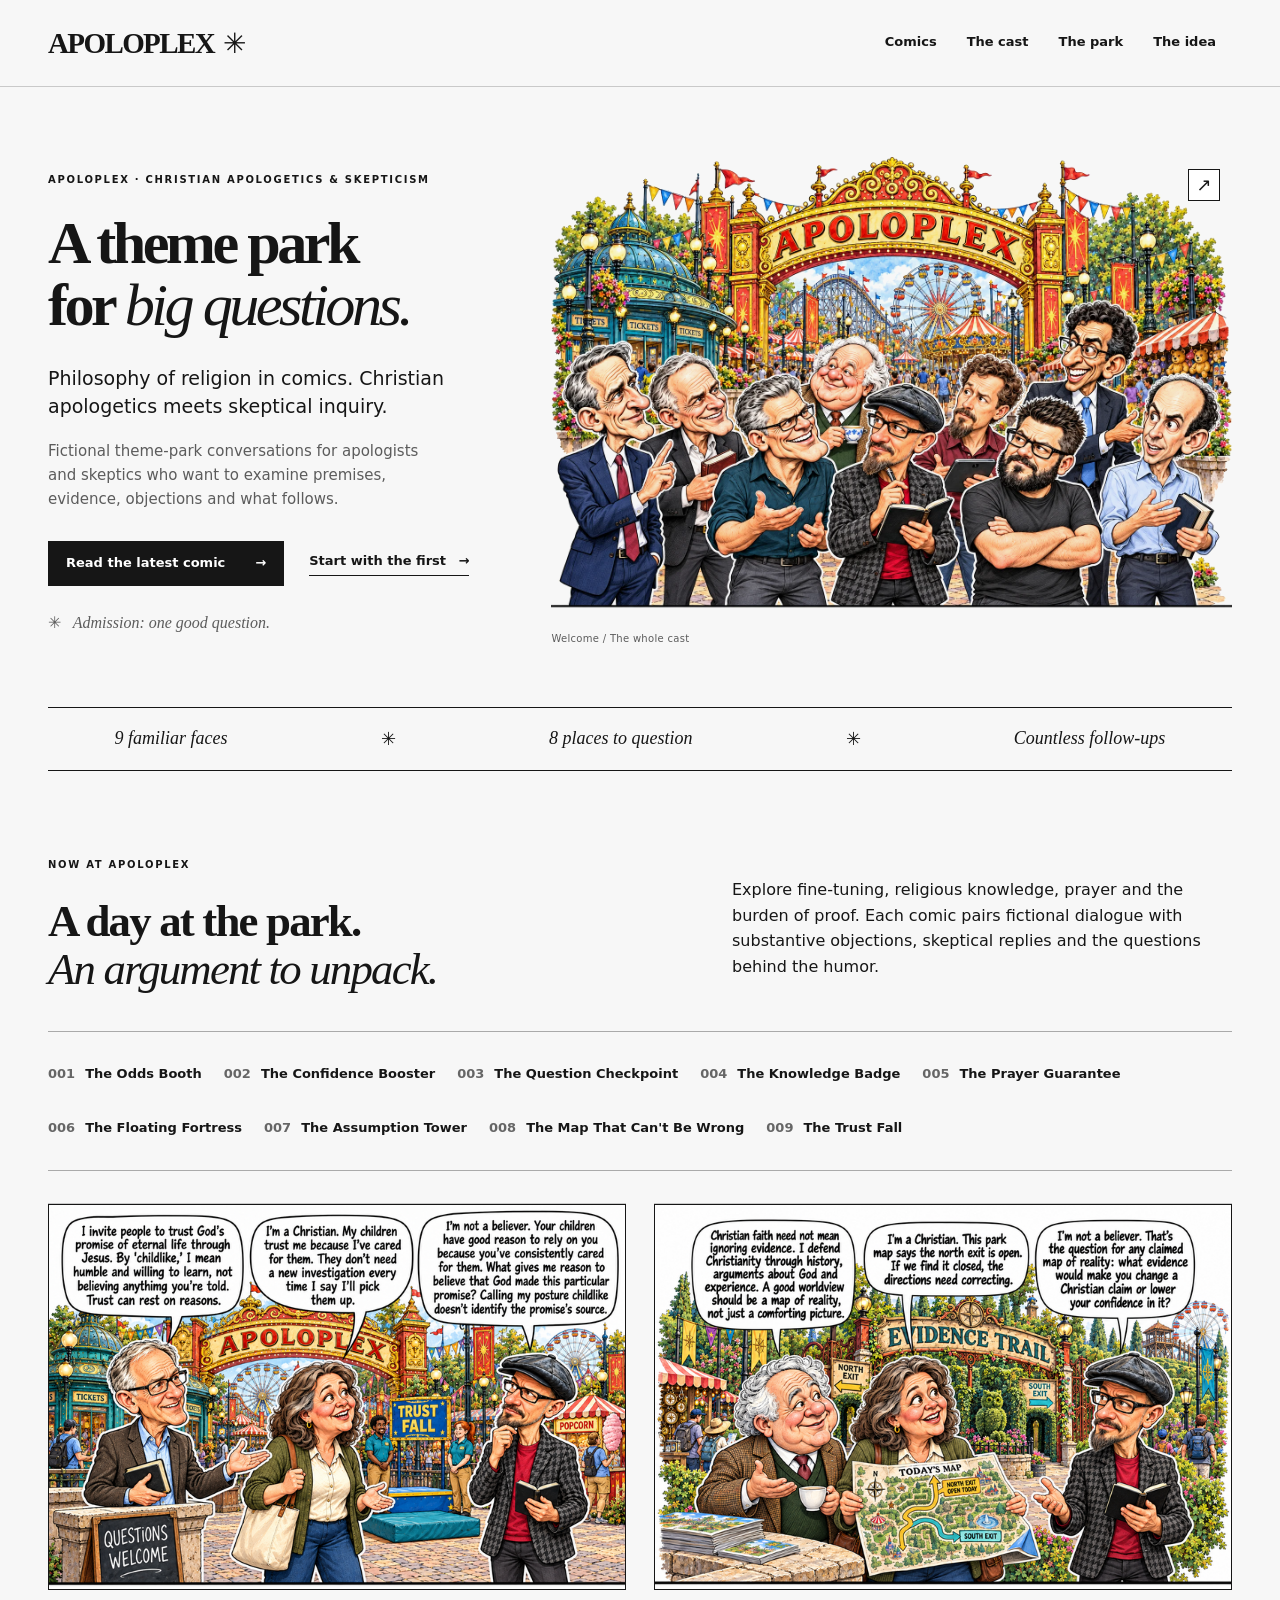
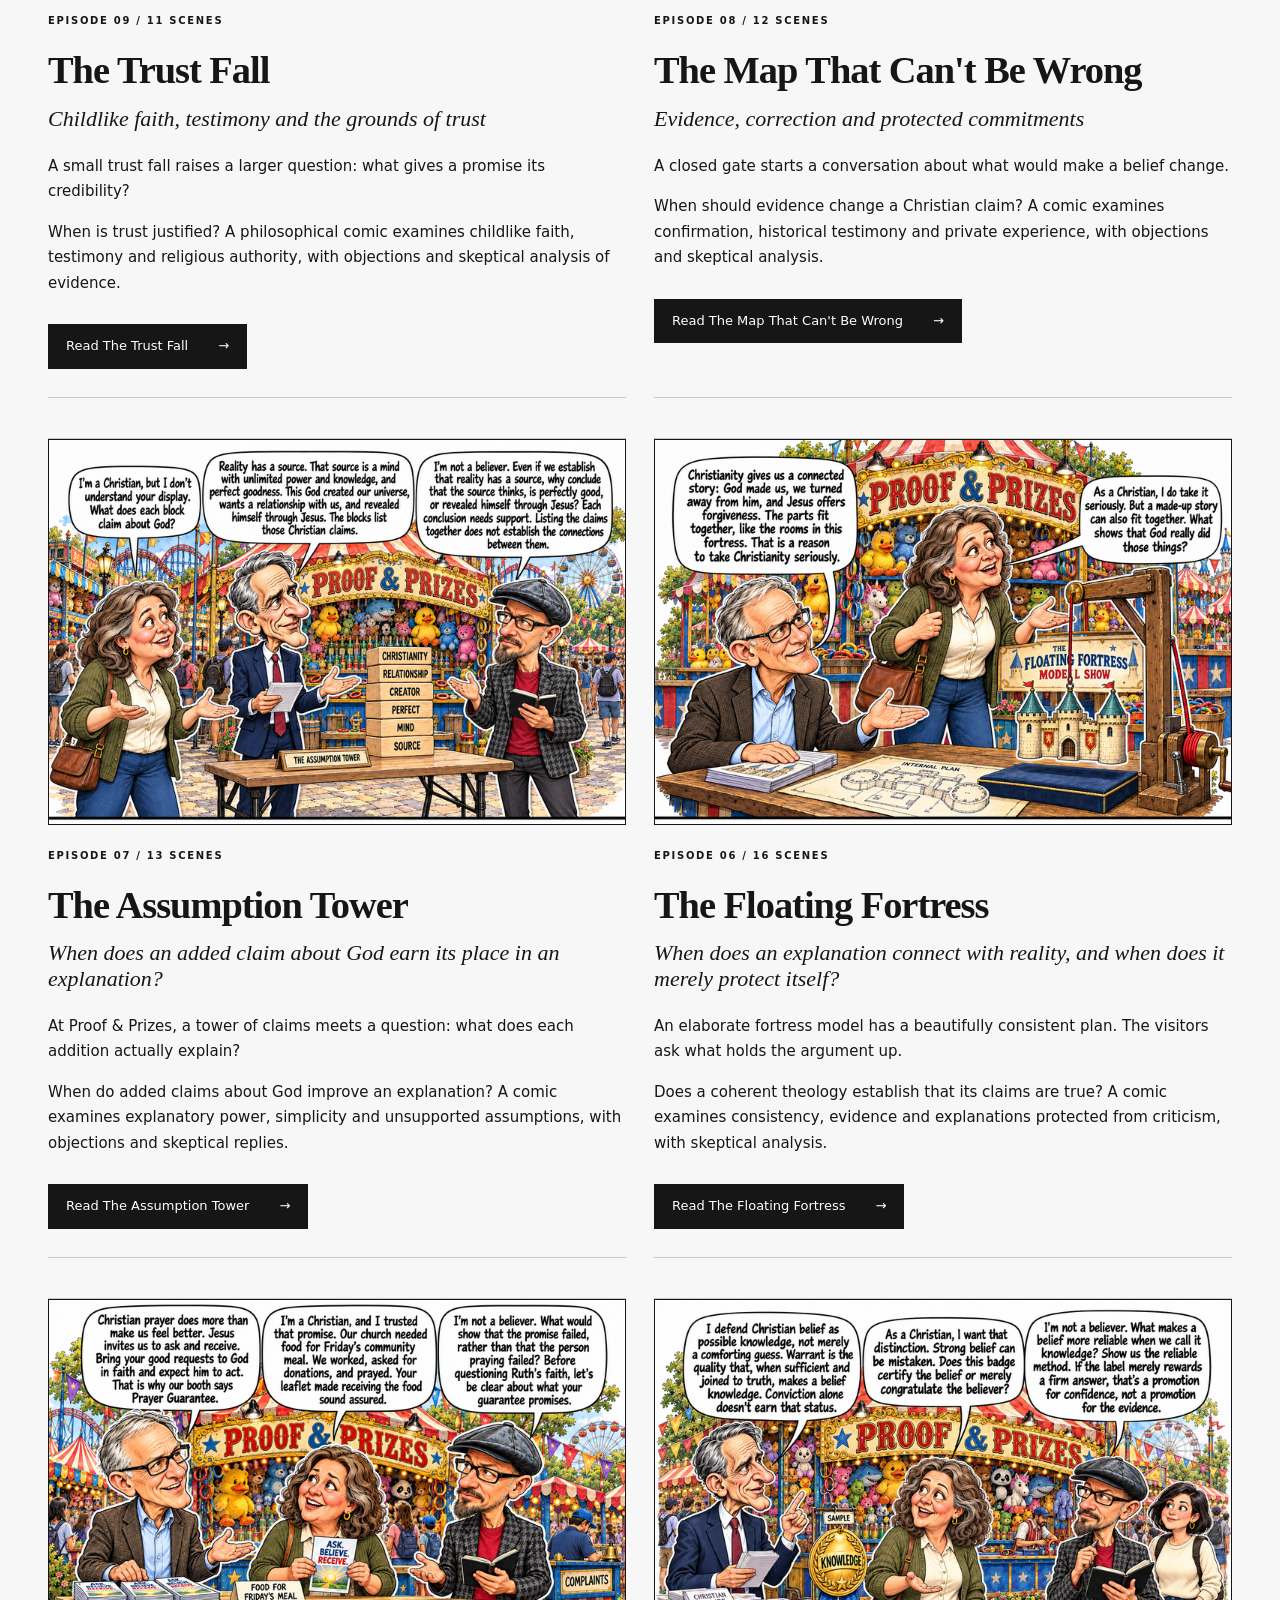
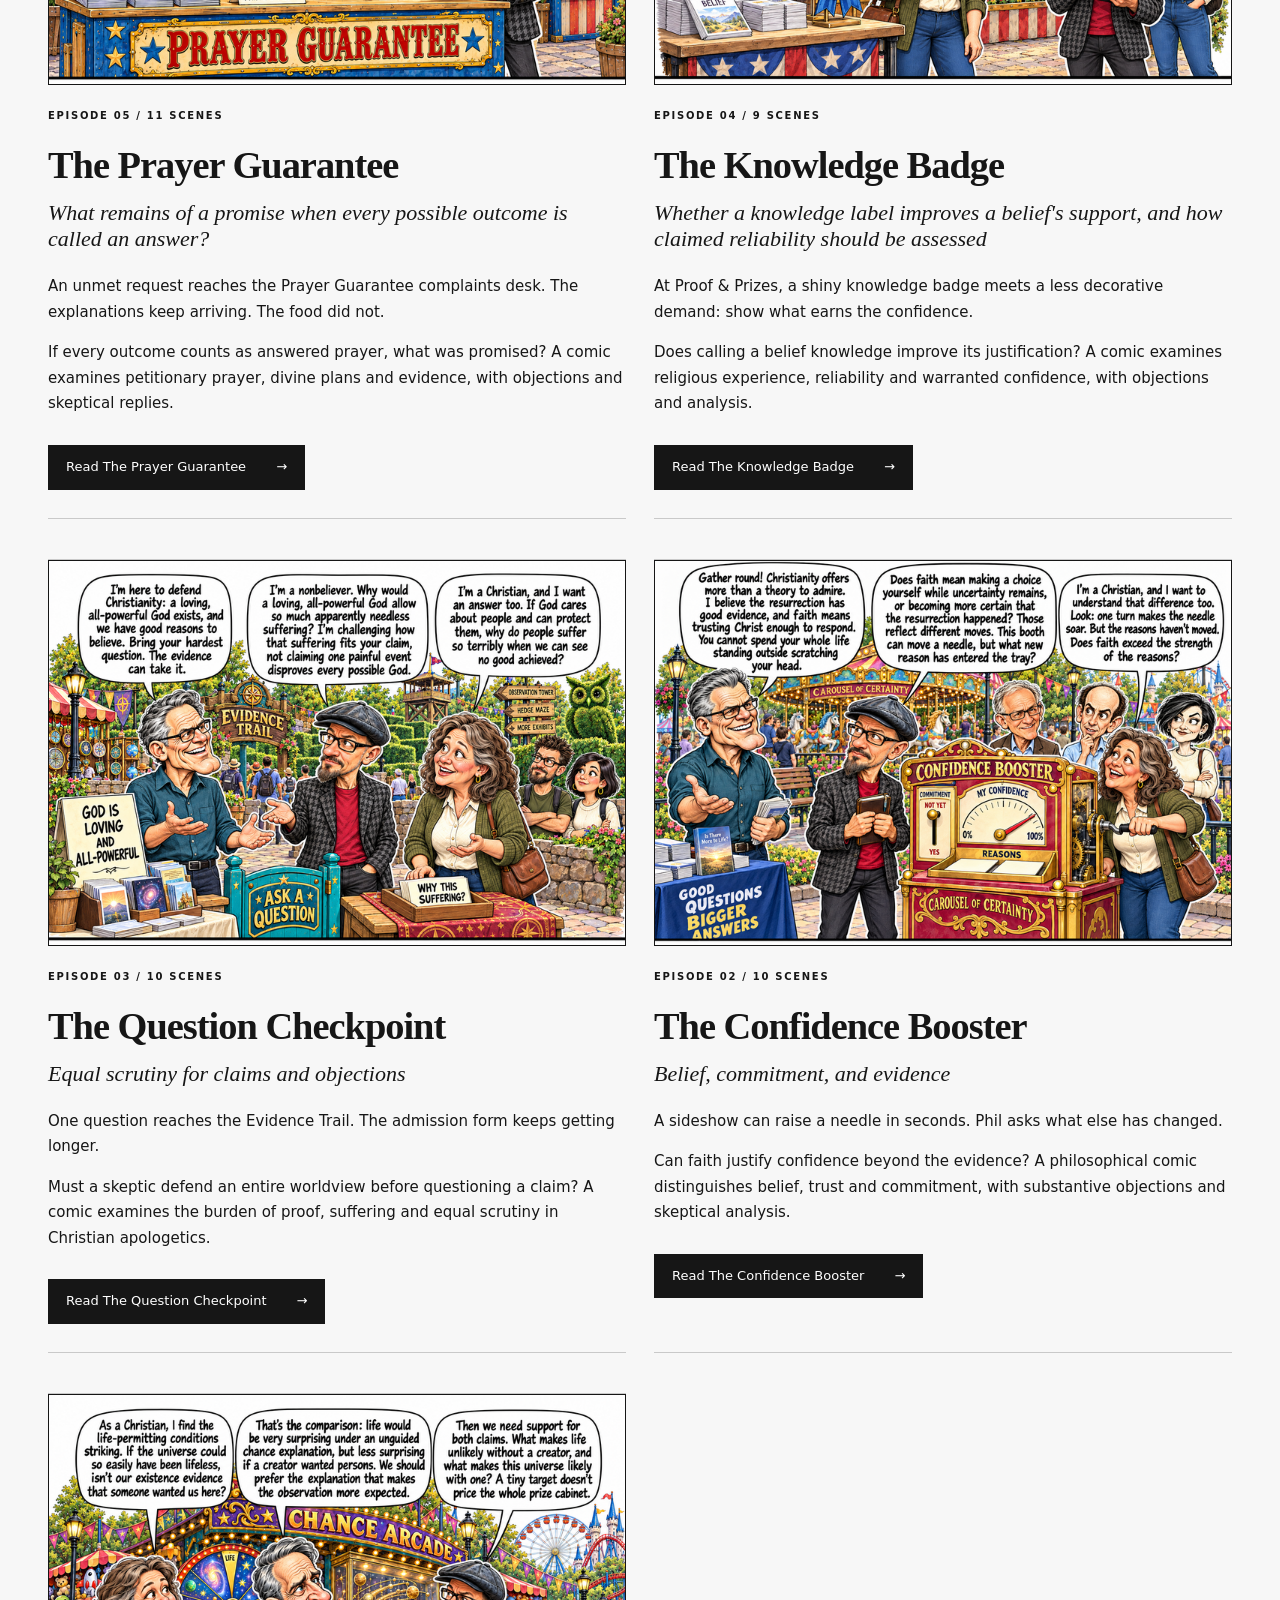
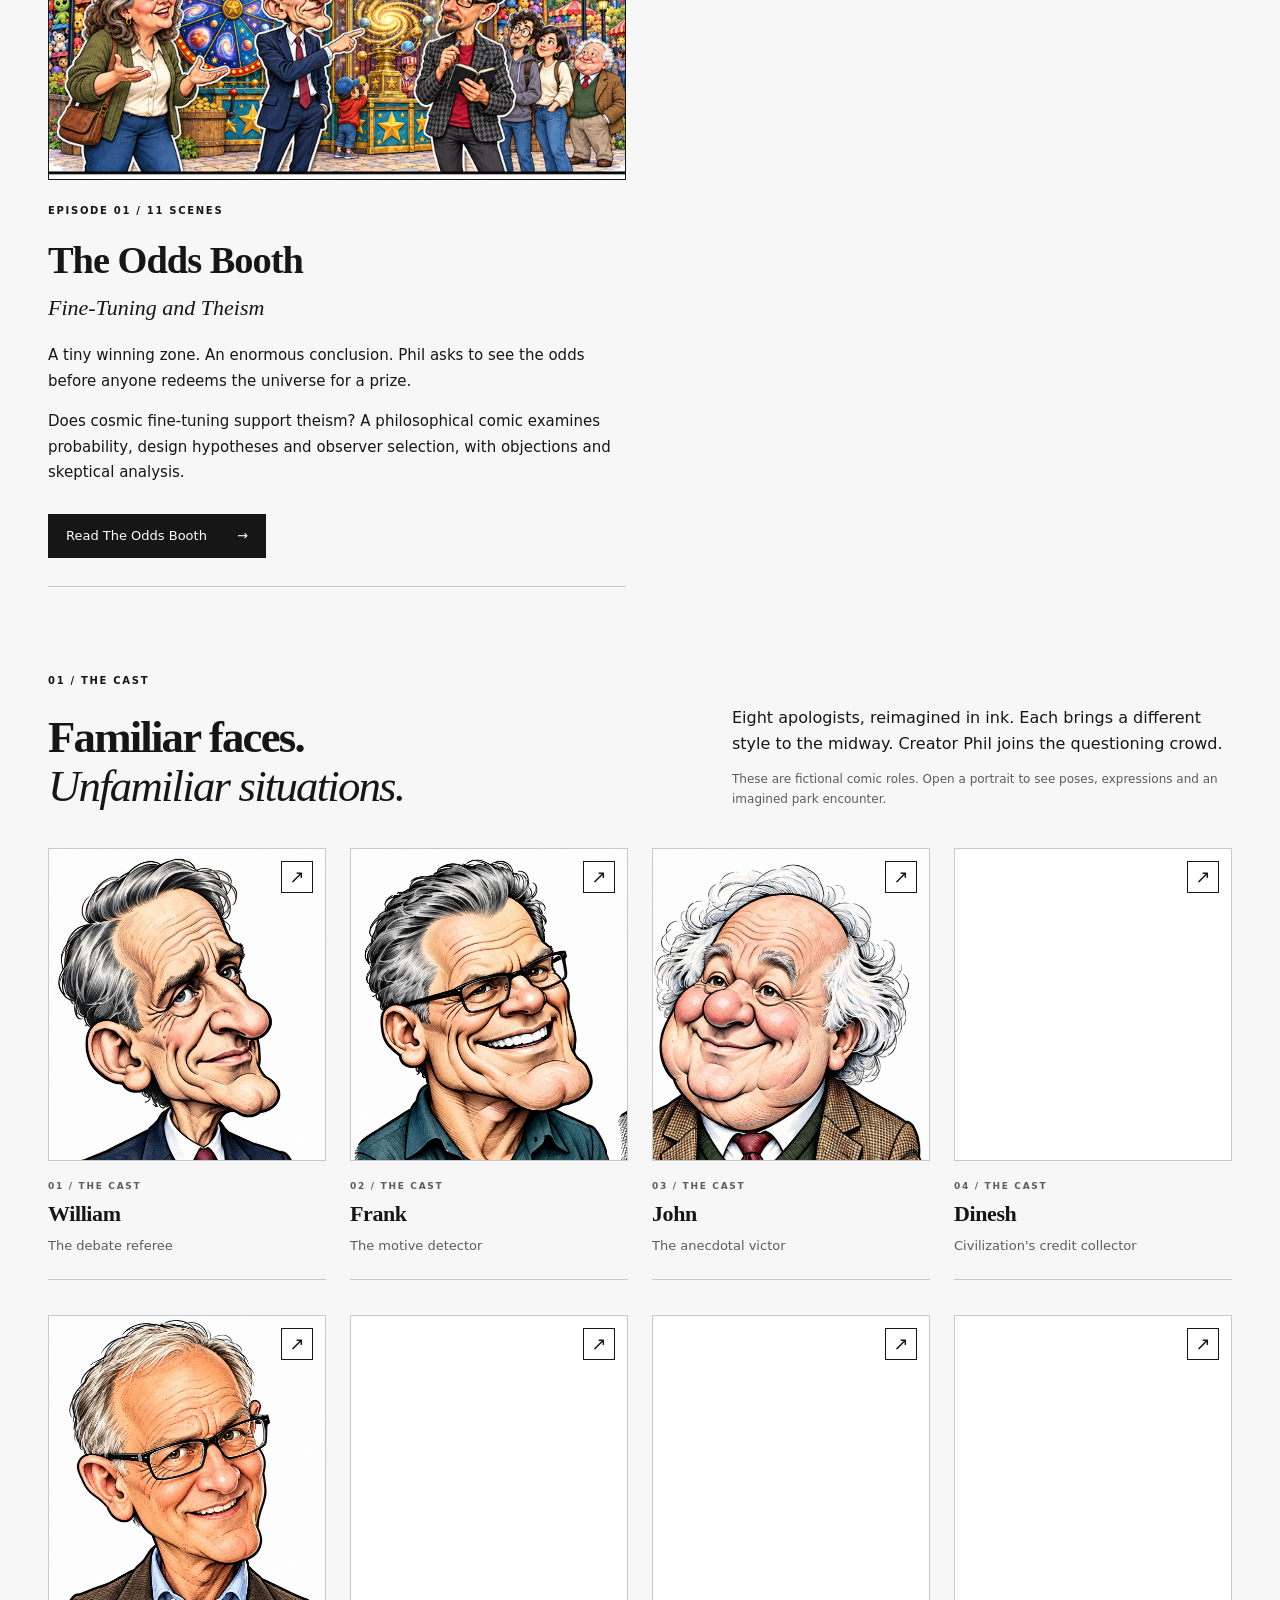
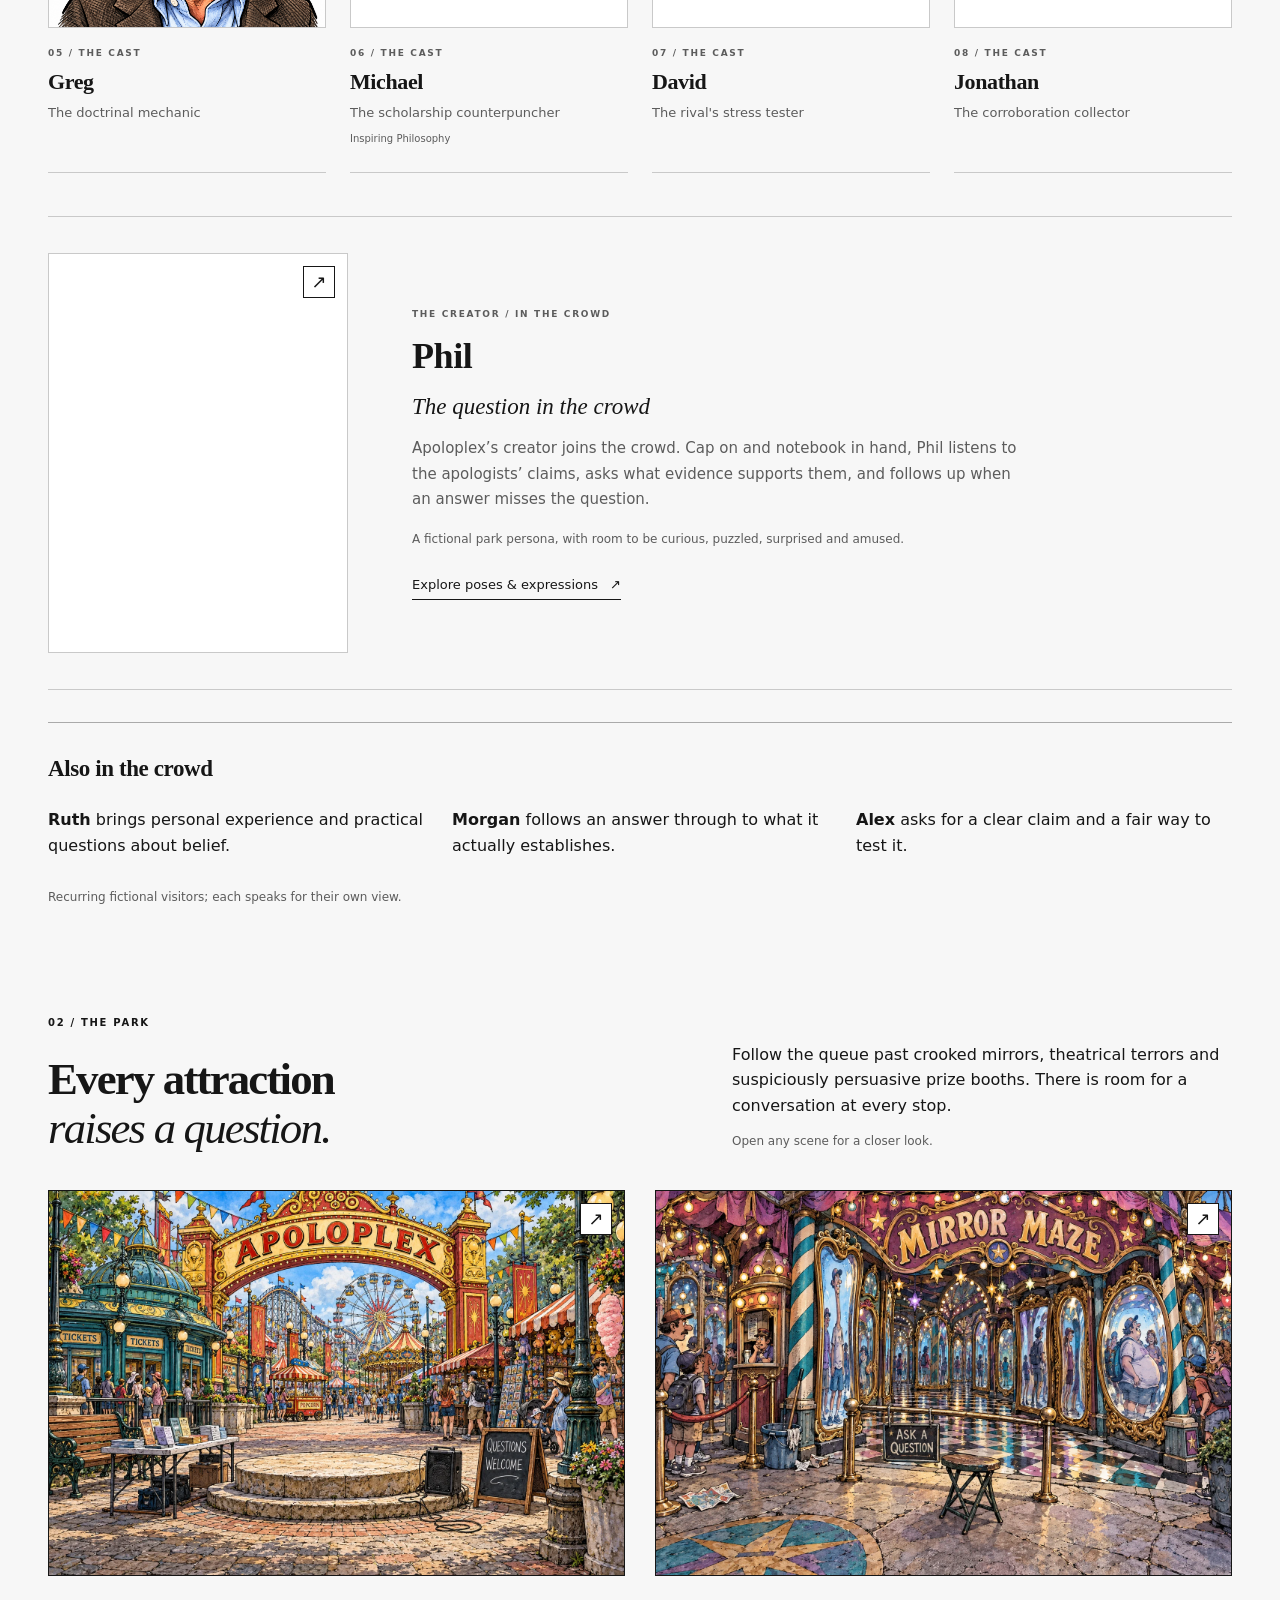
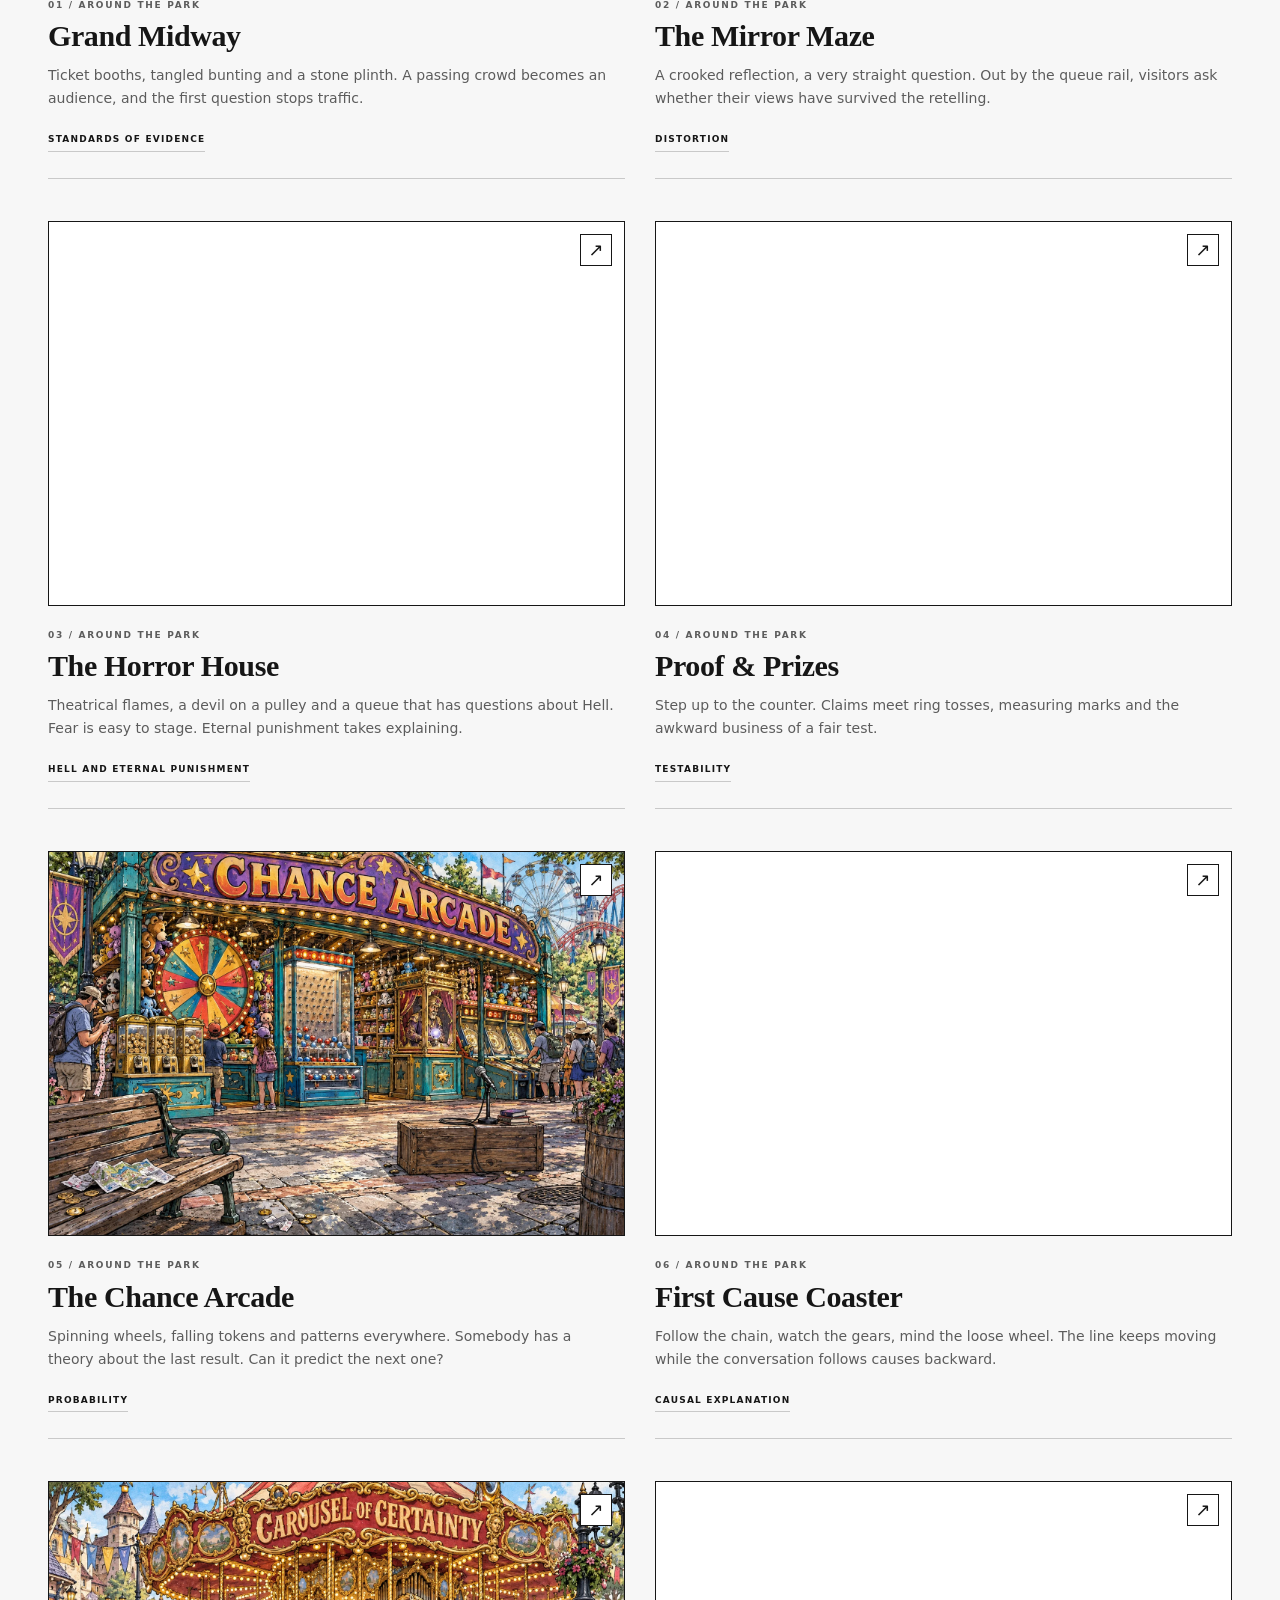
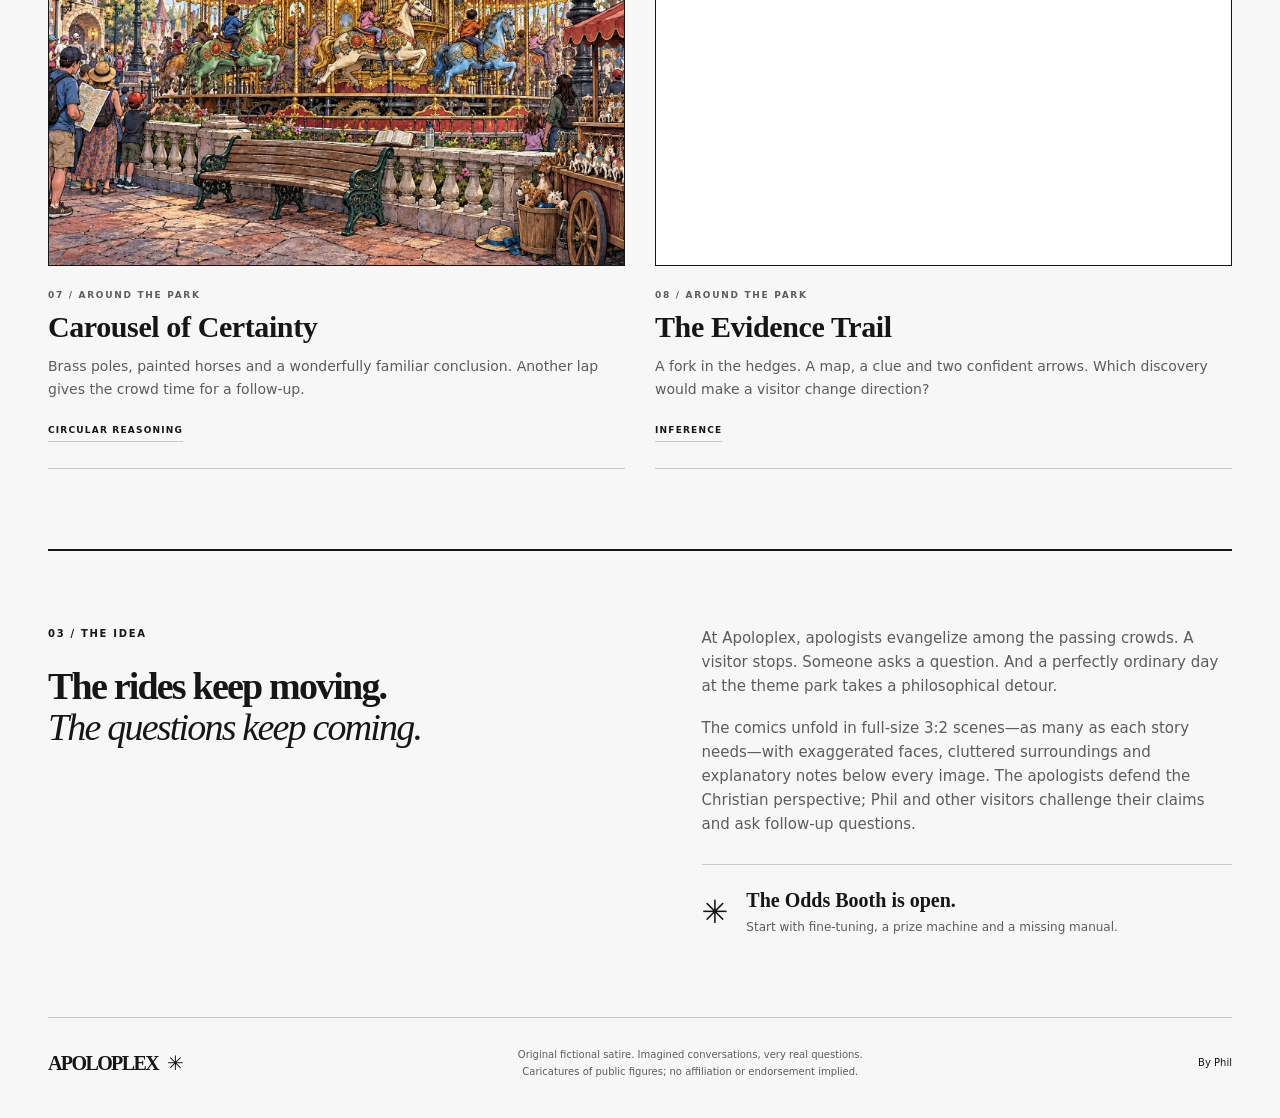
<file: index.html>
<!doctype html>
<html lang="en"><head>
<meta charset="utf-8"><meta name="viewport" content="width=device-width, initial-scale=1">
<meta name="theme-color" content="#161616">

<link rel="icon" href="favicon.svg" type="image/svg+xml"><link rel="stylesheet" href="style.css?v=audit2"><script src="site.js?v=audit2" defer></script>
<!-- Search metadata -->
<title>Apoloplex | Christian Apologetics &amp; Skeptical Comics</title>
<meta name="description" content="Philosophical comics testing Christian apologetics through skeptical dialogue, substantive objections and detailed analysis of faith, evidence and belief.">
<link rel="canonical" href="https://apoloplex.com/">
<meta name="robots" content="index, follow, max-image-preview:large">
<meta name="author" content="Phil">
<meta property="og:type" content="website">
<meta property="og:site_name" content="Apoloplex">
<meta property="og:locale" content="en_US">
<meta property="og:title" content="Apoloplex | Christian Apologetics &amp; Skeptical Comics">
<meta property="og:description" content="Philosophical comics testing Christian apologetics through skeptical dialogue, substantive objections and detailed analysis of faith, evidence and belief.">
<meta property="og:url" content="https://apoloplex.com/">
<meta property="og:image" content="https://apoloplex.com/assets/hero/apoloplex-gate-nine-watercolor.png">
<meta property="og:image:secure_url" content="https://apoloplex.com/assets/hero/apoloplex-gate-nine-watercolor.png">
<meta property="og:image:type" content="image/png">
<meta property="og:image:width" content="1536">
<meta property="og:image:height" content="1024">
<meta property="og:image:alt" content="William, Frank, John, Dinesh, Greg, Michael, David, Jonathan and Phil gather beneath the ornate APOLOPLEX gate.">
<meta name="twitter:card" content="summary_large_image">
<meta name="twitter:title" content="Apoloplex | Christian Apologetics &amp; Skeptical Comics">
<meta name="twitter:description" content="Philosophical comics testing Christian apologetics through skeptical dialogue, substantive objections and detailed analysis of faith, evidence and belief.">
<meta name="twitter:image" content="https://apoloplex.com/assets/hero/apoloplex-gate-nine-watercolor.png">
<meta name="twitter:image:alt" content="William, Frank, John, Dinesh, Greg, Michael, David, Jonathan and Phil gather beneath the ornate APOLOPLEX gate.">
<script type="application/ld+json" id="search-data">{"@context":"https://schema.org","@graph":[{"@type":"WebSite","@id":"https://apoloplex.com/#website","url":"https://apoloplex.com/","name":"Apoloplex","inLanguage":"en","description":"Philosophical comics testing Christian apologetics through skeptical dialogue, substantive objections and detailed analysis of faith, evidence and belief.","creator":{"@id":"https://apoloplex.com/#creator"}},{"@type":"Person","@id":"https://apoloplex.com/#creator","name":"Phil","url":"https://apoloplex.com/#phil-stilwell"},{"@type":"ComicSeries","@id":"https://apoloplex.com/#series","name":"Apoloplex","url":"https://apoloplex.com/#comics","description":"Philosophical comics testing Christian apologetics through skeptical dialogue, substantive objections and detailed analysis of faith, evidence and belief.","inLanguage":"en","genre":["Philosophical satire","Religious satire"],"isAccessibleForFree":true,"creator":{"@id":"https://apoloplex.com/#creator"}},{"@type":"CollectionPage","@id":"https://apoloplex.com/#webpage","url":"https://apoloplex.com/","name":"Apoloplex | Christian Apologetics & Skeptical Comics","description":"Philosophical comics testing Christian apologetics through skeptical dialogue, substantive objections and detailed analysis of faith, evidence and belief.","inLanguage":"en","isPartOf":{"@id":"https://apoloplex.com/#website"},"about":[{"@type":"Thing","name":"Christian apologetics"},{"@type":"Thing","name":"Philosophy of religion"},{"@type":"Thing","name":"Skepticism"},{"@type":"Thing","name":"Faith and evidence"}],"mainEntity":{"@id":"https://apoloplex.com/#comic-list"}},{"@type":"ItemList","@id":"https://apoloplex.com/#comic-list","name":"Apoloplex comics","numberOfItems":9,"itemListElement":[{"@type":"ListItem","position":1,"name":"The Odds Booth","url":"https://apoloplex.com/comics/the-odds-booth/"},{"@type":"ListItem","position":2,"name":"The Confidence Booster","url":"https://apoloplex.com/comics/the-confidence-booster/"},{"@type":"ListItem","position":3,"name":"The Question Checkpoint","url":"https://apoloplex.com/comics/the-question-checkpoint/"},{"@type":"ListItem","position":4,"name":"The Knowledge Badge","url":"https://apoloplex.com/comics/the-knowledge-badge/"},{"@type":"ListItem","position":5,"name":"The Prayer Guarantee","url":"https://apoloplex.com/comics/the-prayer-guarantee/"},{"@type":"ListItem","position":6,"name":"The Floating Fortress","url":"https://apoloplex.com/comics/the-floating-fortress/"},{"@type":"ListItem","position":7,"name":"The Assumption Tower","url":"https://apoloplex.com/comics/the-assumption-tower/"},{"@type":"ListItem","position":8,"name":"The Map That Can't Be Wrong","url":"https://apoloplex.com/comics/the-map-that-cant-be-wrong/"},{"@type":"ListItem","position":9,"name":"The Trust Fall","url":"https://apoloplex.com/comics/the-trust-fall/"}]}]}</script>
<!-- /Search metadata -->
</head><body id="top">
<a class="skip-link" href="#main">Skip to content</a>
<header class="masthead"><div class="header-inner">
<a class="wordmark" href="#top" aria-label="Apoloplex home">APOLOPLEX<span aria-hidden="true">✳</span></a>
<nav aria-label="Main navigation"><a href="#comics">Comics</a><a href="#cast">The cast</a><a href="#park">The park</a><a href="#about">The idea</a></nav>

</div></header>
<main id="main">
<section class="welcome" aria-labelledby="welcome-title">
<div class="introduction"><p class="eyebrow">Apoloplex · Christian apologetics &amp; skepticism</p>
<h1 id="welcome-title">A theme park<br>for <em>big questions.</em></h1>
<p class="description">Philosophy of religion in comics. Christian apologetics meets skeptical inquiry.</p>
<p class="secondary">Fictional theme-park conversations for apologists and skeptics who want to examine premises, evidence, objections and what follows.</p>
<div class="hero-links"><a class="primary-link" href="/comics/the-trust-fall/">Read the latest comic <span aria-hidden="true">→</span></a><a class="text-link" href="/comics/the-odds-booth/">Start with the first <span aria-hidden="true">→</span></a></div>
<div class="admission"><span aria-hidden="true">✳</span> Admission: one good question.</div>
</div>
<figure class="park-preview"><a class="gallery-link hero-art" href="assets/hero/apoloplex-gate-nine-watercolor.webp?v=b0d9f8a4c5a6" data-gallery="apoloplex-cast" aria-label="View all nine characters at the Apoloplex gate">
<img src="assets/hero/apoloplex-gate-nine-watercolor.webp?v=b0d9f8a4c5a6" width="1536" height="1024" fetchpriority="high" alt="William, Frank, John, Dinesh, Greg, Michael, David, Jonathan and Phil gather beneath the ornate APOLOPLEX gate.">
<span class="expand" aria-hidden="true">↗</span></a>
<figcaption><span>Welcome / The whole cast</span></figcaption></figure>
</section>
<div class="park-strip" aria-hidden="true"><span>9 familiar faces</span><span>✳</span><span>8 places to question</span><span>✳</span><span>Countless follow-ups</span></div>
<section class="gallery-section comic-section" id="comics" aria-labelledby="comics-title"><div class="section-heading"><div><p class="eyebrow">Now at Apoloplex</p><h2 id="comics-title">A day at the park.<br><em>An argument to unpack.</em></h2></div><div class="section-intro"><p>Explore fine-tuning, religious knowledge, prayer and the burden of proof. Each comic pairs fictional dialogue with substantive objections, skeptical replies and the questions behind the humor.</p></div></div><nav class="comic-index" aria-label="Comic index"><a href="/comics/the-odds-booth/"><span>001</span> The Odds Booth</a><a href="/comics/the-confidence-booster/"><span>002</span> The Confidence Booster</a><a href="/comics/the-question-checkpoint/"><span>003</span> The Question Checkpoint</a><a href="/comics/the-knowledge-badge/"><span>004</span> The Knowledge Badge</a><a href="/comics/the-prayer-guarantee/"><span>005</span> The Prayer Guarantee</a><a href="/comics/the-floating-fortress/"><span>006</span> The Floating Fortress</a><a href="/comics/the-assumption-tower/"><span>007</span> The Assumption Tower</a><a href="/comics/the-map-that-cant-be-wrong/"><span>008</span> The Map That Can&#x27;t Be Wrong</a><a href="/comics/the-trust-fall/"><span>009</span> The Trust Fall</a></nav><div class="episode-grid"><article class="episode-card"><a class="episode-cover" href="/comics/the-trust-fall/" aria-label="Read The Trust Fall"><img src="/assets/comics/the-trust-fall/001-watercolor-768w.webp?v=46b71b495d1f" srcset="/assets/comics/the-trust-fall/001-watercolor-768w.webp?v=46b71b495d1f 768w, /assets/comics/the-trust-fall/001-watercolor-1152w.webp?v=673bfd6d32e5 1152w, /assets/comics/the-trust-fall/001-watercolor.webp 1536w" sizes="(max-width: 800px) calc(100vw - 32px), (max-width: 1200px) 46vw, 720px" width="1536" height="1024" loading="lazy" alt="At the Grand Midway, Greg stands at a low stone plinth with a closed book and open palm beside a QUESTIONS WELCOME board. Ruth holds her cream tote and opens her other hand toward Phil. Phil touches his pointed goatee while holding an open notebook. Behind them, two teal-shirted attendants wait beside a low blue platform, thick teal mat and TRUST FALL sign. The APOLOPLEX arch, ticket kiosks, rides and busy park visitors fill the background."></a><div class="episode-card-copy"><p class="eyebrow">Episode 09 / 11 scenes</p><h3>The Trust Fall</h3><p class="episode-topic">Childlike faith, testimony and the grounds of trust</p><p>A small trust fall raises a larger question: what gives a promise its credibility?</p><p class="episode-search-summary">When is trust justified? A philosophical comic examines childlike faith, testimony and religious authority, with objections and skeptical analysis of evidence.</p><a class="primary-link" href="/comics/the-trust-fall/">Read The Trust Fall <span aria-hidden="true">→</span></a></div></article>
<article class="episode-card"><a class="episode-cover" href="/comics/the-map-that-cant-be-wrong/" aria-label="Read The Map That Can&#x27;t Be Wrong"><img src="/assets/comics/the-map-that-cant-be-wrong/001-watercolor-768w.webp?v=3bf877442381" srcset="/assets/comics/the-map-that-cant-be-wrong/001-watercolor-768w.webp?v=3bf877442381 768w, /assets/comics/the-map-that-cant-be-wrong/001-watercolor-1152w.webp?v=d233cf1e72c3 1152w, /assets/comics/the-map-that-cant-be-wrong/001-watercolor.webp 1536w" sizes="(max-width: 800px) calc(100vw - 32px), (max-width: 1200px) 46vw, 720px" width="1536" height="1024" loading="lazy" alt="John gestures with an open hand while holding a teacup beside Ruth, who presents a folded park map. Its yellow north route is labelled NORTH EXIT OPEN TODAY; the teal route is labelled SOUTH EXIT. Phil holds his notebook and raises an open hand. Behind them, the Evidence Trail arch and separate north and south direction signs stand amid hedges, flowers, a compass stall and passing visitors."></a><div class="episode-card-copy"><p class="eyebrow">Episode 08 / 12 scenes</p><h3>The Map That Can&#x27;t Be Wrong</h3><p class="episode-topic">Evidence, correction and protected commitments</p><p>A closed gate starts a conversation about what would make a belief change.</p><p class="episode-search-summary">When should evidence change a Christian claim? A comic examines confirmation, historical testimony and private experience, with objections and skeptical analysis.</p><a class="primary-link" href="/comics/the-map-that-cant-be-wrong/">Read The Map That Can&#x27;t Be Wrong <span aria-hidden="true">→</span></a></div></article>
<article class="episode-card"><a class="episode-cover" href="/comics/the-assumption-tower/" aria-label="Read The Assumption Tower"><img src="/assets/comics/the-assumption-tower/001-watercolor-768w.webp?v=15b0790b3707" srcset="/assets/comics/the-assumption-tower/001-watercolor-768w.webp?v=15b0790b3707 768w, /assets/comics/the-assumption-tower/001-watercolor-1152w.webp?v=544db92c7dcf 1152w, /assets/comics/the-assumption-tower/001-watercolor.webp 1536w" sizes="(max-width: 800px) calc(100vw - 32px), (max-width: 1200px) 46vw, 720px" width="1536" height="1024" loading="lazy" alt="Ruth at left asks about the display with open palms. William holds notes and gestures toward six labeled wooden blocks; Phil at right holds an open notebook and raises an open hand. The blocks stand on a wooden folding table beside a THE ASSUMPTION TOWER placard, with the crowded Proof &amp; Prizes booth and rides behind them."></a><div class="episode-card-copy"><p class="eyebrow">Episode 07 / 13 scenes</p><h3>The Assumption Tower</h3><p class="episode-topic">When does an added claim about God earn its place in an explanation?</p><p>At Proof &amp; Prizes, a tower of claims meets a question: what does each addition actually explain?</p><p class="episode-search-summary">When do added claims about God improve an explanation? A comic examines explanatory power, simplicity and unsupported assumptions, with objections and skeptical replies.</p><a class="primary-link" href="/comics/the-assumption-tower/">Read The Assumption Tower <span aria-hidden="true">→</span></a></div></article>
<article class="episode-card"><a class="episode-cover" href="/comics/the-floating-fortress/" aria-label="Read The Floating Fortress"><img src="/assets/comics/the-floating-fortress/001-watercolor-768w.webp?v=11b580501528" srcset="/assets/comics/the-floating-fortress/001-watercolor-768w.webp?v=11b580501528 768w, /assets/comics/the-floating-fortress/001-watercolor-1152w.webp?v=c8b76bf12dbd 1152w, /assets/comics/the-floating-fortress/001-watercolor.webp 1536w" sizes="(max-width: 800px) calc(100vw - 32px), (max-width: 1200px) 46vw, 720px" width="1536" height="1024" loading="lazy" alt="Greg sits at the left of the booth, one palm open above an open floor plan and his other hand on leaflets. Ruth stands behind him holding her bag strap and opening her other hand toward a three-tower model. A red cord suspends the model above a blue pad, passing over a pulley toward the crank on the right. Bright prizes fill the booth behind them."></a><div class="episode-card-copy"><p class="eyebrow">Episode 06 / 16 scenes</p><h3>The Floating Fortress</h3><p class="episode-topic">When does an explanation connect with reality, and when does it merely protect itself?</p><p>An elaborate fortress model has a beautifully consistent plan. The visitors ask what holds the argument up.</p><p class="episode-search-summary">Does a coherent theology establish that its claims are true? A comic examines consistency, evidence and explanations protected from criticism, with skeptical analysis.</p><a class="primary-link" href="/comics/the-floating-fortress/">Read The Floating Fortress <span aria-hidden="true">→</span></a></div></article>
<article class="episode-card"><a class="episode-cover" href="/comics/the-prayer-guarantee/" aria-label="Read The Prayer Guarantee"><img src="/assets/comics/the-prayer-guarantee/001-watercolor-768w.webp?v=3650fd55b46b" srcset="/assets/comics/the-prayer-guarantee/001-watercolor-768w.webp?v=3650fd55b46b 768w, /assets/comics/the-prayer-guarantee/001-watercolor-1152w.webp?v=5360fff04185 1152w, /assets/comics/the-prayer-guarantee/001-watercolor.webp 1536w" sizes="(max-width: 800px) calc(100vw - 32px), (max-width: 1200px) 46vw, 720px" width="1536" height="1024" loading="lazy" alt="Greg opens one hand beside stacks of Ask. Believe. Receive. leaflets at Proof &amp; Prizes. Ruth holds one leaflet, while Phil holds an open notebook and gestures toward the conversation. A Food for Friday’s Meal card stands above a large Prayer Guarantee placard, with a small complaints desk at the right."></a><div class="episode-card-copy"><p class="eyebrow">Episode 05 / 11 scenes</p><h3>The Prayer Guarantee</h3><p class="episode-topic">What remains of a promise when every possible outcome is called an answer?</p><p>An unmet request reaches the Prayer Guarantee complaints desk. The explanations keep arriving. The food did not.</p><p class="episode-search-summary">If every outcome counts as answered prayer, what was promised? A comic examines petitionary prayer, divine plans and evidence, with objections and skeptical replies.</p><a class="primary-link" href="/comics/the-prayer-guarantee/">Read The Prayer Guarantee <span aria-hidden="true">→</span></a></div></article>
<article class="episode-card"><a class="episode-cover" href="/comics/the-knowledge-badge/" aria-label="Read The Knowledge Badge"><img src="/assets/comics/the-knowledge-badge/v1/001-watercolor-768w.webp?v=a2074c1b5cdf" srcset="/assets/comics/the-knowledge-badge/v1/001-watercolor-768w.webp?v=a2074c1b5cdf 768w, /assets/comics/the-knowledge-badge/v1/001-watercolor-1152w.webp?v=92b59218e0ae 1152w, /assets/comics/the-knowledge-badge/v1/001-watercolor.webp 1536w" sizes="(max-width: 800px) calc(100vw - 32px), (max-width: 1200px) 46vw, 720px" width="1536" height="1024" loading="lazy" alt="At the crowded Proof &amp; Prizes booth, William holds notes and raises a finger beside stacks of CHRISTIAN BELIEF pamphlets. Ruth gestures with an open hand beside a gold KNOWLEDGE badge on a stand marked SAMPLE. Phil, wearing his black cap and glasses, holds an open dark notebook and pen. Morgan watches beside him. Three balloons read from William at left, through Ruth at center, to Phil at right. Plush prizes, rides and passing visitors fill the open park behind them."></a><div class="episode-card-copy"><p class="eyebrow">Episode 04 / 9 scenes</p><h3>The Knowledge Badge</h3><p class="episode-topic">Whether a knowledge label improves a belief&#x27;s support, and how claimed reliability should be assessed</p><p>At Proof &amp; Prizes, a shiny knowledge badge meets a less decorative demand: show what earns the confidence.</p><p class="episode-search-summary">Does calling a belief knowledge improve its justification? A comic examines religious experience, reliability and warranted confidence, with objections and analysis.</p><a class="primary-link" href="/comics/the-knowledge-badge/">Read The Knowledge Badge <span aria-hidden="true">→</span></a></div></article>
<article class="episode-card"><a class="episode-cover" href="/comics/the-question-checkpoint/" aria-label="Read The Question Checkpoint"><img src="/assets/comics/the-question-checkpoint/001-watercolor-768w.webp?v=ddd31ae3c33d" srcset="/assets/comics/the-question-checkpoint/001-watercolor-768w.webp?v=ddd31ae3c33d 768w, /assets/comics/the-question-checkpoint/001-watercolor-1152w.webp?v=a4c06b41e8c8 1152w, /assets/comics/the-question-checkpoint/001-watercolor.webp?v=2d90314159c7 1536w" sizes="(max-width: 800px) calc(100vw - 32px), (max-width: 1200px) 46vw, 720px" width="1536" height="1024" loading="lazy" alt="Frank stands at the Evidence Trail with open hands beside a board reading GOD IS LOVING AND ALL-POWERFUL. Phil responds from the center, and Ruth stands on the right beside a separate WHY THIS SUFFERING? question tray. An ASK A QUESTION gate stands between the booth and the visitors. David and Morgan listen behind Ruth; the hedge maze, observation tower, owl topiary and other park visitors fill the background."></a><div class="episode-card-copy"><p class="eyebrow">Episode 03 / 10 scenes</p><h3>The Question Checkpoint</h3><p class="episode-topic">Equal scrutiny for claims and objections</p><p>One question reaches the Evidence Trail. The admission form keeps getting longer.</p><p class="episode-search-summary">Must a skeptic defend an entire worldview before questioning a claim? A comic examines the burden of proof, suffering and equal scrutiny in Christian apologetics.</p><a class="primary-link" href="/comics/the-question-checkpoint/">Read The Question Checkpoint <span aria-hidden="true">→</span></a></div></article>
<article class="episode-card"><a class="episode-cover" href="/comics/the-confidence-booster/" aria-label="Read The Confidence Booster"><img src="/assets/comics/the-confidence-booster/001-watercolor-768w.webp?v=d14b648574eb" srcset="/assets/comics/the-confidence-booster/001-watercolor-768w.webp?v=d14b648574eb 768w, /assets/comics/the-confidence-booster/001-watercolor-1152w.webp?v=f161f6ad2f16 1152w, /assets/comics/the-confidence-booster/001-watercolor.webp?v=ed63b6ed9705 1536w" sizes="(max-width: 800px) calc(100vw - 32px), (max-width: 1200px) 46vw, 720px" width="1536" height="1024" loading="lazy" alt="Frank speaks at left with brochures and an open hand. Phil holds his closed notebook at center while Ruth grips the crank at right. Greg, Jonathan and Morgan listen behind them. The CONFIDENCE BOOSTER has a separate COMMITMENT lever at NOT YET, a MY CONFIDENCE dial pointing high but below 100%, and exactly two blank cards in the REASONS tray."></a><div class="episode-card-copy"><p class="eyebrow">Episode 02 / 10 scenes</p><h3>The Confidence Booster</h3><p class="episode-topic">Belief, commitment, and evidence</p><p>A sideshow can raise a needle in seconds. Phil asks what else has changed.</p><p class="episode-search-summary">Can faith justify confidence beyond the evidence? A philosophical comic distinguishes belief, trust and commitment, with substantive objections and skeptical analysis.</p><a class="primary-link" href="/comics/the-confidence-booster/">Read The Confidence Booster <span aria-hidden="true">→</span></a></div></article>
<article class="episode-card"><a class="episode-cover" href="/comics/the-odds-booth/" aria-label="Read The Odds Booth"><img src="/assets/comics/the-odds-booth/v4/001-watercolor-768w.webp?v=af65236a9db6" srcset="/assets/comics/the-odds-booth/v4/001-watercolor-768w.webp?v=af65236a9db6 768w, /assets/comics/the-odds-booth/v4/001-watercolor-1152w.webp?v=c5b42c40528d 1152w, /assets/comics/the-odds-booth/v4/001-watercolor.webp?v=b8eeed4e4074 1536w" sizes="(max-width: 800px) calc(100vw - 32px), (max-width: 1200px) 46vw, 720px" width="1536" height="1024" loading="lazy" alt="Ruth stands at the left of the Chance Arcade booth, William at center and Phil at right. William indicates the trophy while Phil holds his notebook. Alex, Morgan and John watch behind them. The cosmic wheel, illuminated stalls and busy park queue fill the open-edged setting."></a><div class="episode-card-copy"><p class="eyebrow">Episode 01 / 11 scenes</p><h3>The Odds Booth</h3><p class="episode-topic">Fine-Tuning and Theism</p><p>A tiny winning zone. An enormous conclusion. Phil asks to see the odds before anyone redeems the universe for a prize.</p><p class="episode-search-summary">Does cosmic fine-tuning support theism? A philosophical comic examines probability, design hypotheses and observer selection, with objections and skeptical analysis.</p><a class="primary-link" href="/comics/the-odds-booth/">Read The Odds Booth <span aria-hidden="true">→</span></a></div></article></div></section>
<section class="gallery-section" id="cast" aria-labelledby="cast-title">
<div class="section-heading"><div><p class="eyebrow">01 / The cast</p><h2 id="cast-title">Familiar faces.<br><em>Unfamiliar situations.</em></h2></div><div class="section-intro"><p>Eight apologists, reimagined in ink. Each brings a different style to the midway. Creator Phil joins the questioning crowd.</p><p class="small">These are fictional comic roles. Open a portrait to see poses, expressions and an imagined park encounter.</p></div></div>
<div class="cast-grid"><article class="cast-card" id="william-lane-craig">
      <a class="gallery-link portrait" href="assets/cast/william-lane-craig/sheet-watercolor.webp?v=ded11b1262fa" data-gallery="william-lane-craig" aria-label="View William character sheet"><img src="assets/cast/william-lane-craig/portrait-watercolor.webp?v=62155d10b3d2" width="384" height="512" alt="Caricature of William" loading="lazy" decoding="async"><span class="expand" aria-hidden="true">↗</span></a>
      <div class="card-number">01 / THE CAST</div><h3><a href="assets/cast/william-lane-craig/sheet-watercolor.webp?v=ded11b1262fa" data-gallery="william-lane-craig">William</a></h3>
      <p>The debate referee</p>
    </article>
<article class="cast-card" id="frank-turek">
      <a class="gallery-link portrait" href="assets/cast/frank-turek/sheet-watercolor.webp?v=d496defce152" data-gallery="frank-turek" aria-label="View Frank character sheet"><img src="assets/cast/frank-turek/portrait-watercolor.webp?v=5576f2c33a1b" width="384" height="512" alt="Caricature of Frank" loading="lazy" decoding="async"><span class="expand" aria-hidden="true">↗</span></a>
      <div class="card-number">02 / THE CAST</div><h3><a href="assets/cast/frank-turek/sheet-watercolor.webp?v=d496defce152" data-gallery="frank-turek">Frank</a></h3>
      <p>The motive detector</p>
    </article>
<article class="cast-card" id="john-lennox">
      <a class="gallery-link portrait" href="assets/cast/john-lennox/sheet-watercolor.webp?v=e10236824348" data-gallery="john-lennox" aria-label="View John character sheet"><img src="assets/cast/john-lennox/portrait-watercolor.webp?v=ffbb3679db13" width="384" height="512" alt="Caricature of John" loading="lazy" decoding="async"><span class="expand" aria-hidden="true">↗</span></a>
      <div class="card-number">03 / THE CAST</div><h3><a href="assets/cast/john-lennox/sheet-watercolor.webp?v=e10236824348" data-gallery="john-lennox">John</a></h3>
      <p>The anecdotal victor</p>
    </article>
<article class="cast-card" id="dinesh-dsouza">
      <a class="gallery-link portrait" href="assets/cast/dinesh-dsouza/sheet-watercolor.webp?v=5bd7e4276d5f" data-gallery="dinesh-dsouza" aria-label="View Dinesh character sheet"><img src="assets/cast/dinesh-dsouza/portrait-watercolor.webp?v=f45bb71db939" width="384" height="512" alt="Caricature of Dinesh" loading="lazy" decoding="async"><span class="expand" aria-hidden="true">↗</span></a>
      <div class="card-number">04 / THE CAST</div><h3><a href="assets/cast/dinesh-dsouza/sheet-watercolor.webp?v=5bd7e4276d5f" data-gallery="dinesh-dsouza">Dinesh</a></h3>
      <p>Civilization&#x27;s credit collector</p>
    </article>
<article class="cast-card" id="greg-koukl">
      <a class="gallery-link portrait" href="assets/cast/greg-koukl/sheet-watercolor.webp?v=d9b1edc54825" data-gallery="greg-koukl" aria-label="View Greg character sheet"><img src="assets/cast/greg-koukl/portrait-watercolor.webp?v=a900271adeeb" width="384" height="512" alt="Caricature of Greg" loading="lazy" decoding="async"><span class="expand" aria-hidden="true">↗</span></a>
      <div class="card-number">05 / THE CAST</div><h3><a href="assets/cast/greg-koukl/sheet-watercolor.webp?v=d9b1edc54825" data-gallery="greg-koukl">Greg</a></h3>
      <p>The doctrinal mechanic</p>
    </article>
<article class="cast-card" id="michael-jones">
      <a class="gallery-link portrait" href="assets/cast/michael-jones/sheet-watercolor.webp?v=3685ae3944e5" data-gallery="michael-jones" aria-label="View Michael character sheet"><img src="assets/cast/michael-jones/portrait-watercolor.webp?v=9b41456de87d" width="384" height="512" alt="Caricature of Michael" loading="lazy" decoding="async"><span class="expand" aria-hidden="true">↗</span></a>
      <div class="card-number">06 / THE CAST</div><h3><a href="assets/cast/michael-jones/sheet-watercolor.webp?v=3685ae3944e5" data-gallery="michael-jones">Michael</a></h3>
      <p>The scholarship counterpuncher</p><span class="cast-note">Inspiring Philosophy</span>
    </article>
<article class="cast-card" id="david-wood">
      <a class="gallery-link portrait" href="assets/cast/david-wood/sheet-watercolor.webp?v=79f734e3cbac" data-gallery="david-wood" aria-label="View David character sheet"><img src="assets/cast/david-wood/portrait-watercolor.webp?v=ec7e121bc8b6" width="384" height="512" alt="Caricature of David" loading="lazy" decoding="async"><span class="expand" aria-hidden="true">↗</span></a>
      <div class="card-number">07 / THE CAST</div><h3><a href="assets/cast/david-wood/sheet-watercolor.webp?v=79f734e3cbac" data-gallery="david-wood">David</a></h3>
      <p>The rival&#x27;s stress tester</p>
    </article>
<article class="cast-card" id="jonathan-mclatchie">
      <a class="gallery-link portrait" href="assets/cast/jonathan-mclatchie/sheet-watercolor.webp?v=22446a531b9a" data-gallery="jonathan-mclatchie" aria-label="View Jonathan character sheet"><img src="assets/cast/jonathan-mclatchie/portrait-watercolor.webp?v=e2ed188b992f" width="384" height="512" alt="Caricature of Jonathan" loading="lazy" decoding="async"><span class="expand" aria-hidden="true">↗</span></a>
      <div class="card-number">08 / THE CAST</div><h3><a href="assets/cast/jonathan-mclatchie/sheet-watercolor.webp?v=22446a531b9a" data-gallery="jonathan-mclatchie">Jonathan</a></h3>
      <p>The corroboration collector</p>
    </article>
<article class="cast-card creator-card" id="phil-stilwell">
          <a class="gallery-link portrait" href="assets/cast/phil-stilwell/sheet-watercolor.webp?v=4b73586bbda3" data-gallery="phil-stilwell" aria-label="View Phil character sheet"><img src="assets/cast/phil-stilwell/portrait-watercolor.webp?v=58eb57ced5be" width="1086" height="1448" alt="Caricature of Phil" loading="lazy" decoding="async"><span class="expand" aria-hidden="true">↗</span></a>
          <div class="creator-copy"><div class="card-number">THE CREATOR / IN THE CROWD</div><h3><a href="assets/cast/phil-stilwell/sheet-watercolor.webp?v=4b73586bbda3" data-gallery="phil-stilwell">Phil</a></h3>
          <p class="creator-role">The question in the crowd</p><p>Apoloplex’s creator joins the crowd. Cap on and notebook in hand, Phil listens to the apologists’ claims, asks what evidence supports them, and follows up when an answer misses the question.</p>
          <p class="small">A fictional park persona, with room to be curious, puzzled, surprised and amused.</p><a class="text-link" href="assets/cast/phil-stilwell/sheet-watercolor.webp?v=4b73586bbda3" data-gallery="phil-stilwell">Explore poses &amp; expressions <span aria-hidden="true">↗</span></a></div>
        </article></div><aside class="visitors" aria-labelledby="visitors-title"><h3 id="visitors-title">Also in the crowd</h3><div><p><strong>Ruth</strong> brings personal experience and practical questions about belief.</p><p><strong>Morgan</strong> follows an answer through to what it actually establishes.</p><p><strong>Alex</strong> asks for a clear claim and a fair way to test it.</p></div><p class="small">Recurring fictional visitors; each speaks for their own view.</p></aside>
</section>
<section class="gallery-section park-section" id="park" aria-labelledby="park-title">
<div class="section-heading"><div><p class="eyebrow">02 / The park</p><h2 id="park-title">Every attraction<br><em>raises a question.</em></h2></div><div class="section-intro"><p>Follow the queue past crooked mirrors, theatrical terrors and suspiciously persuasive prize booths. There is room for a conversation at every stop.</p><p class="small">Open any scene for a closer look.</p></div></div>
<div class="park-grid"><article class="park-card" id="grand-midway">
      <a class="gallery-link landscape" href="assets/park/grand-midway/watercolor.webp?v=2b196a1dbdbd" data-gallery="grand-midway" aria-label="Explore Grand Midway"><img src="assets/park/grand-midway/watercolor.webp?v=2b196a1dbdbd" width="1536" height="1024" loading="lazy" decoding="async" alt="Grand Midway, an intricately inked Apoloplex theme park scene."><span class="expand" aria-hidden="true">↗</span></a>
      <div class="park-card-heading"><div><div class="card-number">01 / AROUND THE PARK</div><h3><a href="assets/park/grand-midway/watercolor.webp?v=2b196a1dbdbd" data-gallery="grand-midway">Grand Midway</a></h3></div></div>
      <p>Ticket booths, tangled bunting and a stone plinth. A passing crowd becomes an audience, and the first question stops traffic.</p><span class="topic">standards of evidence</span>
    </article>
<article class="park-card" id="mirror-maze">
      <a class="gallery-link landscape" href="assets/park/mirror-maze/watercolor.webp?v=e425933cfa7d" data-gallery="mirror-maze" aria-label="Explore The Mirror Maze"><img src="assets/park/mirror-maze/watercolor.webp?v=e425933cfa7d" width="1536" height="1024" loading="lazy" decoding="async" alt="The Mirror Maze, an intricately inked Apoloplex theme park scene."><span class="expand" aria-hidden="true">↗</span></a>
      <div class="park-card-heading"><div><div class="card-number">02 / AROUND THE PARK</div><h3><a href="assets/park/mirror-maze/watercolor.webp?v=e425933cfa7d" data-gallery="mirror-maze">The Mirror Maze</a></h3></div></div>
      <p>A crooked reflection, a very straight question. Out by the queue rail, visitors ask whether their views have survived the retelling.</p><span class="topic">distortion</span>
    </article>
<article class="park-card" id="horror-house">
      <a class="gallery-link landscape" href="assets/park/horror-house/watercolor.webp?v=49c107bfa8d4" data-gallery="horror-house" aria-label="Explore The Horror House"><img src="assets/park/horror-house/watercolor.webp?v=49c107bfa8d4" width="1536" height="1024" loading="lazy" decoding="async" alt="The Horror House, an intricately inked Apoloplex theme park scene."><span class="expand" aria-hidden="true">↗</span></a>
      <div class="park-card-heading"><div><div class="card-number">03 / AROUND THE PARK</div><h3><a href="assets/park/horror-house/watercolor.webp?v=49c107bfa8d4" data-gallery="horror-house">The Horror House</a></h3></div></div>
      <p>Theatrical flames, a devil on a pulley and a queue that has questions about Hell. Fear is easy to stage. Eternal punishment takes explaining.</p><span class="topic">Hell and eternal punishment</span>
    </article>
<article class="park-card" id="proof-and-prizes">
      <a class="gallery-link landscape" href="assets/park/proof-and-prizes/watercolor.webp?v=19f9e6d887f4" data-gallery="proof-and-prizes" aria-label="Explore Proof &amp; Prizes"><img src="assets/park/proof-and-prizes/watercolor.webp?v=19f9e6d887f4" width="1536" height="1024" loading="lazy" decoding="async" alt="Proof &amp; Prizes, an intricately inked Apoloplex theme park scene."><span class="expand" aria-hidden="true">↗</span></a>
      <div class="park-card-heading"><div><div class="card-number">04 / AROUND THE PARK</div><h3><a href="assets/park/proof-and-prizes/watercolor.webp?v=19f9e6d887f4" data-gallery="proof-and-prizes">Proof &amp; Prizes</a></h3></div></div>
      <p>Step up to the counter. Claims meet ring tosses, measuring marks and the awkward business of a fair test.</p><span class="topic">testability</span>
    </article>
<article class="park-card" id="chance-arcade">
      <a class="gallery-link landscape" href="assets/park/chance-arcade/watercolor.webp?v=03356388e4d5" data-gallery="chance-arcade" aria-label="Explore The Chance Arcade"><img src="assets/park/chance-arcade/watercolor.webp?v=03356388e4d5" width="1536" height="1024" loading="lazy" decoding="async" alt="The Chance Arcade, an intricately inked Apoloplex theme park scene."><span class="expand" aria-hidden="true">↗</span></a>
      <div class="park-card-heading"><div><div class="card-number">05 / AROUND THE PARK</div><h3><a href="assets/park/chance-arcade/watercolor.webp?v=03356388e4d5" data-gallery="chance-arcade">The Chance Arcade</a></h3></div></div>
      <p>Spinning wheels, falling tokens and patterns everywhere. Somebody has a theory about the last result. Can it predict the next one?</p><span class="topic">probability</span>
    </article>
<article class="park-card" id="first-cause-coaster">
      <a class="gallery-link landscape" href="assets/park/first-cause-coaster/watercolor.webp?v=0c073ab31ad0" data-gallery="first-cause-coaster" aria-label="Explore First Cause Coaster"><img src="assets/park/first-cause-coaster/watercolor.webp?v=0c073ab31ad0" width="1536" height="1024" loading="lazy" decoding="async" alt="First Cause Coaster, an intricately inked Apoloplex theme park scene."><span class="expand" aria-hidden="true">↗</span></a>
      <div class="park-card-heading"><div><div class="card-number">06 / AROUND THE PARK</div><h3><a href="assets/park/first-cause-coaster/watercolor.webp?v=0c073ab31ad0" data-gallery="first-cause-coaster">First Cause Coaster</a></h3></div></div>
      <p>Follow the chain, watch the gears, mind the loose wheel. The line keeps moving while the conversation follows causes backward.</p><span class="topic">causal explanation</span>
    </article>
<article class="park-card" id="carousel-of-certainty">
      <a class="gallery-link landscape" href="assets/park/carousel-of-certainty/watercolor.webp?v=3a6dc02917f4" data-gallery="carousel-of-certainty" aria-label="Explore Carousel of Certainty"><img src="assets/park/carousel-of-certainty/watercolor.webp?v=3a6dc02917f4" width="1536" height="1024" loading="lazy" decoding="async" alt="Carousel of Certainty, an intricately inked Apoloplex theme park scene."><span class="expand" aria-hidden="true">↗</span></a>
      <div class="park-card-heading"><div><div class="card-number">07 / AROUND THE PARK</div><h3><a href="assets/park/carousel-of-certainty/watercolor.webp?v=3a6dc02917f4" data-gallery="carousel-of-certainty">Carousel of Certainty</a></h3></div></div>
      <p>Brass poles, painted horses and a wonderfully familiar conclusion. Another lap gives the crowd time for a follow-up.</p><span class="topic">circular reasoning</span>
    </article>
<article class="park-card" id="evidence-trail">
      <a class="gallery-link landscape" href="assets/park/evidence-trail/watercolor.webp?v=cd7abf2987a7" data-gallery="evidence-trail" aria-label="Explore The Evidence Trail"><img src="assets/park/evidence-trail/watercolor.webp?v=cd7abf2987a7" width="1536" height="1024" loading="lazy" decoding="async" alt="The Evidence Trail, an intricately inked Apoloplex theme park scene."><span class="expand" aria-hidden="true">↗</span></a>
      <div class="park-card-heading"><div><div class="card-number">08 / AROUND THE PARK</div><h3><a href="assets/park/evidence-trail/watercolor.webp?v=cd7abf2987a7" data-gallery="evidence-trail">The Evidence Trail</a></h3></div></div>
      <p>A fork in the hedges. A map, a clue and two confident arrows. Which discovery would make a visitor change direction?</p><span class="topic">inference</span>
    </article></div>
</section>
<section class="about" id="about" aria-labelledby="about-title"><div><p class="eyebrow">03 / The idea</p><h2 id="about-title">The rides keep moving.<br><em>The questions keep coming.</em></h2></div><div class="about-copy"><p>At Apoloplex, apologists evangelize among the passing crowds. A visitor stops. Someone asks a question. And a perfectly ordinary day at the theme park takes a philosophical detour.</p><p>The comics unfold in full-size 3:2 scenes—as many as each story needs—with exaggerated faces, cluttered surroundings and explanatory notes below every image. The apologists defend the Christian perspective; Phil and other visitors challenge their claims and ask follow-up questions.</p><div class="coming-soon"><span aria-hidden="true">✳</span><div><strong><a href="/comics/the-odds-booth/">The Odds Booth is open.</a></strong><span>Start with fine-tuning, a prize machine and a missing manual.</span></div></div></div></section>
</main>
<footer><a class="wordmark" href="#top">APOLOPLEX<span aria-hidden="true">✳</span></a><p>Original fictional satire. Imagined conversations, very real questions.<br>Caricatures of public figures; no affiliation or endorsement implied.</p><span>By Phil</span></footer>
<dialog id="gallery-viewer" aria-labelledby="viewer-title" aria-describedby="viewer-description">
<div class="viewer-toolbar"><span id="viewer-count"></span><button type="button" id="viewer-close" aria-label="Close gallery">Close <span aria-hidden="true">×</span></button></div>
<div class="viewer-body"><div class="viewer-art"><img id="viewer-image" alt=""><p id="viewer-image-status" role="status"></p></div><div class="viewer-copy"><p class="eyebrow" id="viewer-kind"></p><h2 id="viewer-title"></h2><p class="viewer-subtitle" id="viewer-subtitle"></p><p id="viewer-description"></p><div class="scene-note"><h3>Imagined park encounter</h3><p id="viewer-scene"></p></div><p class="small" id="viewer-question"></p><a id="viewer-original" class="text-link" href="#">Open full image <span aria-hidden="true">↗</span></a></div></div>
<div class="viewer-navigation"><button type="button" id="viewer-prev">← Previous</button><span>Use ← → to browse · Esc to close</span><button type="button" id="viewer-next">Next →</button></div>
</dialog>
<script type="application/json" id="gallery-data">[{"id": "apoloplex-cast", "group": "welcome", "title": "Welcome to Apoloplex", "subtitle": "Nine familiar faces. Countless questions.", "description": "All eight apologists and Phil meet beneath the park gate, surrounded by rides, ticket booths and plenty to talk about.", "scene": "Phil opens his notebook as several conversations begin. The rides are ready; the arguments are still taking shape.", "question": "William · Frank · John · Dinesh · Greg · Michael · David · Jonathan · Phil", "color": "assets/hero/apoloplex-gate-nine-watercolor.webp?v=b0d9f8a4c5a6", "alt": "William, Frank, John, Dinesh, Greg, Michael, David, Jonathan and Phil gather beneath the ornate APOLOPLEX gate."}, {"id": "william-lane-craig", "group": "cast", "title": "William", "subtitle": "The debate referee", "description": "Raised brows, pursed lips, one precise finger; a visitor's sentence becomes numbered subclauses on a scorecard.", "scene": "A Mirror Maze reflection changes the visitor's claim; the visitor holds up the unchanged original balloon.", "question": "Restore the original question verbatim.", "color": "assets/cast/william-lane-craig/sheet-watercolor.webp?v=ded11b1262fa", "alt": "William: three full-body poses and six facial expressions."}, {"id": "frank-turek", "group": "cast", "title": "Frank", "subtitle": "The motive detector", "description": "Broad grin, quick pivot toward the audience, open hand inviting agreement; the gesture freezes when the visitor produces a concrete counterexample.", "scene": "A visitor dislikes roller coasters; another visitor still wants an explanation for the detached wheel.", "question": "Separate evidence from desire, belief and willingness to participate.", "color": "assets/cast/frank-turek/sheet-watercolor.webp?v=d496defce152", "alt": "Frank: three full-body poses and six facial expressions."}, {"id": "john-lennox", "group": "cast", "title": "John", "subtitle": "The anecdotal victor", "description": "Conspiratorial warmth, a professor-shaped flashback balloon, a satisfied pause; the teacup stays level throughout.", "scene": "The supposedly speechless professor is standing behind him in the queue, still trying to answer.", "question": "Let the person in the anecdote finish the thought.", "color": "assets/cast/john-lennox/sheet-watercolor.webp?v=e10236824348", "alt": "John: three full-body poses and six facial expressions."}, {"id": "dinesh-dsouza", "group": "cast", "title": "Dinesh", "subtitle": "Civilization's credit collector", "description": "A sweeping tour-guide gesture, widening grin and an enormous receipt that keeps unrolling through the crowd.", "scene": "The Horror House has created jobs, music and a gift shop. The visitor is still asking whether Hell exists.", "question": "Ask whether usefulness or historical influence establishes truth.", "color": "assets/cast/dinesh-dsouza/sheet-watercolor.webp?v=5bd7e4276d5f", "alt": "Dinesh: three full-body poses and six facial expressions."}, {"id": "greg-koukl", "group": "cast", "title": "Greg", "subtitle": "The doctrinal mechanic", "description": "Friendly head tilt, patient index finger, then a detailed diagram of a mechanism nobody has inspected; the added part is presented as routine maintenance.", "scene": "A furnace labeled ETERNAL acquires an inexhaustible-fuel diagram; the mechanic holds up the actual parts list.", "question": "Ask where the extra connecting premise came from.", "color": "assets/cast/greg-koukl/sheet-watercolor.webp?v=d9b1edc54825", "alt": "Greg: three full-body poses and six facial expressions."}, {"id": "michael-jones", "group": "cast", "title": "Michael", "subtitle": "The scholarship counterpuncher", "description": "Furrowed concentration over the tablet switches to a confident debunking grin; the practical problem remains beside the growing explanation.", "scene": "An elaborate interpretation of a CLOSED sign ends when the attendant pulls down the shutter.", "question": "Ask what evidence would defeat the reinterpretation.", "color": "assets/cast/michael-jones/sheet-watercolor.webp?v=3685ae3944e5", "alt": "Michael: three full-body poses and six facial expressions."}, {"id": "david-wood", "group": "cast", "title": "David", "subtitle": "The rival's stress tester", "description": "Folded arms, sustained stillness, one literal-minded question and a dry half-smile; the smile pauses when the test turns toward his booth.", "scene": "After exposing a rival attraction's staged infernal terrors, he finds a visitor carrying the same checklist to his attraction.", "question": "Apply the same inspection to his own claim.", "color": "assets/cast/david-wood/sheet-watercolor.webp?v=79f734e3cbac", "alt": "David: three full-body poses and six facial expressions."}, {"id": "jonathan-mclatchie", "group": "cast", "title": "Jonathan", "subtitle": "The corroboration collector", "description": "Earnest eyes, a finger on a footnote, and a chart unfolding down the queue; every interruption seems to require another appendix.", "scene": "A magnificent chart confirms the ticket booth and opening time; the claim about eternal punishment occupies one tiny unanswered box.", "question": "Separate ordinary accuracy from support for the extraordinary conclusion.", "color": "assets/cast/jonathan-mclatchie/sheet-watercolor.webp?v=22446a531b9a", "alt": "Jonathan: three full-body poses and six facial expressions."}, {"id": "phil-stilwell", "group": "cast", "title": "Phil", "subtitle": "The question in the crowd", "description": "An attentive gaze over the notebook, a raised eyebrow and a small crooked grin. The cap, glasses and pointed goatee keep the silhouette distinct; curiosity can turn to puzzlement, surprise or amusement.", "scene": "At the Mirror Maze, Phil holds up his notebook: “Is that my question, or its reflection?” A passing child points toward the ordinary exit.", "question": "What would help us tell whether that explanation is true?", "color": "assets/cast/phil-stilwell/sheet-watercolor.webp?v=4b73586bbda3", "alt": "Phil: three full-body poses and six facial expressions."}, {"id": "grand-midway", "group": "park", "title": "Grand Midway", "subtitle": "Where the conversations begin", "description": "Ticket booths, tangled bunting and a stone plinth. A passing crowd becomes an audience, and the first question stops traffic.", "scene": "A visitor asks whether the same standard of evidence applies to every stall on the midway.", "question": "standards of evidence · burden of proof · public persuasion", "color": "assets/park/grand-midway/watercolor.webp?v=2b196a1dbdbd", "alt": "Grand Midway, an intricately inked Apoloplex theme park scene."}, {"id": "mirror-maze", "group": "park", "title": "The Mirror Maze", "subtitle": "One visitor, many distortions", "description": "A crooked reflection, a very straight question. Out by the queue rail, visitors ask whether their views have survived the retelling.", "scene": "A stretched reflection prompts a question about whether a distorted account still represents the original belief.", "question": "distortion · representation · perception", "color": "assets/park/mirror-maze/watercolor.webp?v=e425933cfa7d", "alt": "The Mirror Maze, an intricately inked Apoloplex theme park scene."}, {"id": "horror-house", "group": "park", "title": "The Horror House", "subtitle": "Hell, fear and the queue rail", "description": "Theatrical flames, a devil on a pulley and a queue that has questions about Hell. Fear is easy to stage. Eternal punishment takes explaining.", "scene": "An apologist warns passersby about Hell beside theatrical flames and a devil prop. Visitors ask whether fear establishes a claim and whether endless punishment can be just.", "question": "Hell and eternal punishment · fear and belief · emotion and evidence · hidden mechanisms", "color": "assets/park/horror-house/watercolor.webp?v=49c107bfa8d4", "alt": "The Horror House, an intricately inked Apoloplex theme park scene."}, {"id": "proof-and-prizes", "group": "park", "title": "Proof & Prizes", "subtitle": "A claim you can try", "description": "Step up to the counter. Claims meet ring tosses, measuring marks and the awkward business of a fair test.", "scene": "A confident promise meets a repeatable test at a game booth.", "question": "testability · fair tests · burden of proof", "color": "assets/park/proof-and-prizes/watercolor.webp?v=19f9e6d887f4", "alt": "Proof & Prizes, an intricately inked Apoloplex theme park scene."}, {"id": "chance-arcade", "group": "park", "title": "The Chance Arcade", "subtitle": "Luck, patterns, and prediction", "description": "Spinning wheels, falling tokens and patterns everywhere. Somebody has a theory about the last result. Can it predict the next one?", "scene": "A surprising result raises questions about chance, patterns, and predictions made after the event.", "question": "probability · prediction · selection effects", "color": "assets/park/chance-arcade/watercolor.webp?v=03356388e4d5", "alt": "The Chance Arcade, an intricately inked Apoloplex theme park scene."}, {"id": "first-cause-coaster", "group": "park", "title": "First Cause Coaster", "subtitle": "Questions while the queue moves", "description": "Follow the chain, watch the gears, mind the loose wheel. The line keeps moving while the conversation follows causes backward.", "scene": "Following the lift chain backward opens a conversation about causes and where an explanation stops.", "question": "causal explanation · regress · analogy limits", "color": "assets/park/first-cause-coaster/watercolor.webp?v=0c073ab31ad0", "alt": "First Cause Coaster, an intricately inked Apoloplex theme park scene."}, {"id": "carousel-of-certainty", "group": "park", "title": "Carousel of Certainty", "subtitle": "Back where the argument began", "description": "Brass poles, painted horses and a wonderfully familiar conclusion. Another lap gives the crowd time for a follow-up.", "scene": "Returning to the same point becomes a physical joke about circular reasons.", "question": "circular reasoning · independent support · repetition", "color": "assets/park/carousel-of-certainty/watercolor.webp?v=3a6dc02917f4", "alt": "Carousel of Certainty, an intricately inked Apoloplex theme park scene."}, {"id": "evidence-trail", "group": "park", "title": "The Evidence Trail", "subtitle": "Which way does the clue point?", "description": "A fork in the hedges. A map, a clue and two confident arrows. Which discovery would make a visitor change direction?", "scene": "Conflicting signs prompt visitors to ask what would make them revise their chosen route.", "question": "inference · revising beliefs · competing explanations", "color": "assets/park/evidence-trail/watercolor.webp?v=cd7abf2987a7", "alt": "The Evidence Trail, an intricately inked Apoloplex theme park scene."}]</script>
</body></html>
</file>
<file: style.css>
:root{color-scheme:light;--ink:#161616;--paper:#f7f7f7;--muted:#5c5c5c;--rule:#c9c9c9}
*{box-sizing:border-box}
html{scroll-behavior:smooth;scroll-padding-top:110px}
body{margin:0;background:var(--paper);color:var(--ink);font:16px/1.6 system-ui,-apple-system,BlinkMacSystemFont,"Segoe UI",sans-serif}
body.viewer-open{overflow:hidden}
a{color:inherit;text-decoration:none}
a,button{-webkit-tap-highlight-color:transparent}
a:focus-visible,button:focus-visible{outline:3px solid var(--ink);outline-offset:5px}
button{font:inherit;color:inherit;cursor:pointer}
[hidden]{display:none!important}
.sr-only,.skip-link:not(:focus){position:absolute;width:1px;height:1px;padding:0;margin:-1px;overflow:hidden;clip:rect(0,0,0,0);white-space:nowrap;border:0}
.skip-link:focus{position:fixed;top:12px;left:12px;padding:12px 20px;background:white;z-index:20}
.header-inner,main,footer{width:min(1440px,100% - 96px);margin-inline:auto}
.masthead{position:sticky;top:0;z-index:5;background:var(--paper);border-bottom:1px solid var(--rule)}
.header-inner{min-height:86px;display:flex;justify-content:space-between;align-items:center;gap:28px}
.wordmark{font:900 29px/1 Georgia,"Times New Roman",serif;letter-spacing:-1.6px;white-space:nowrap}
.wordmark span{display:inline-block;margin-left:9px;font:28px/1 Georgia,serif}
nav{display:flex;align-items:center;gap:30px;margin-left:auto;margin-right:16px;font-size:13px;font-weight:600}
nav a{padding:10px 0;border-bottom:1px solid transparent}nav a:hover{border-bottom-color:var(--ink)}
.edition-control{display:inline-flex;border:1px solid var(--ink);padding:3px;align-items:center;gap:2px;flex-shrink:0;background:var(--paper)}
.edition-control button{background:transparent;border:0;font-size:11px;font-weight:600;padding:8px 12px;min-height:35px}
.edition-control button[aria-pressed=true]{background:var(--ink);color:white}
.edition-control button:hover:not([aria-pressed=true]){background:#e5e5e5}
.welcome{display:grid;grid-template-columns:minmax(0,.87fr) minmax(0,1.3fr);gap:48px;align-items:center;padding:70px 0 60px}
.eyebrow,.card-number,.topic{text-transform:uppercase;font-size:10px;font-weight:700;letter-spacing:1.7px}
.eyebrow{margin:0 0 24px}
h1{font:700 clamp(42px,4.7vw,72px)/1.03 Georgia,"Times New Roman",serif;letter-spacing:-3.5px;margin:0 0 28px}
h1 em,h2 em{font-weight:400}
h2{font:700 clamp(33px,3.5vw,52px)/1.08 Georgia,"Times New Roman",serif;letter-spacing:-1.8px;margin:0}
h3{font:700 23px/1.2 Georgia,"Times New Roman",serif;letter-spacing:-.4px;margin:8px 0}
.description{font-size:19px;line-height:1.5;max-width:410px;margin:0 0 18px}
.secondary{font-size:15px;color:var(--muted);max-width:390px;margin:0}
.hero-links{display:flex;align-items:center;gap:25px;flex-wrap:wrap;margin-top:30px;font-size:13px;font-weight:600}
.primary-link{background:var(--ink);color:white;padding:12px 18px;display:inline-flex;gap:30px;align-items:center}
.primary-link:hover{background:#444}
.text-link{display:inline-block;border-bottom:1px solid var(--ink);padding-bottom:3px}
.text-link span{margin-left:8px}
.admission{font:italic 16px Georgia,serif;margin-top:27px;color:var(--muted)}
.admission span{font-style:normal;margin-right:8px}
.park-preview{margin:0;min-width:0}
.gallery-link{display:block;position:relative;background:white;overflow:hidden}
.gallery-link img{display:block;width:100%;height:auto;transition:transform .25s ease}
.gallery-link:hover img{transform:scale(1.025)}
.hero-art{border:0;box-shadow:none;overflow:visible;background:var(--paper);isolation:isolate}
.hero-art img{aspect-ratio:3/2;object-fit:contain;transform:none!important;mix-blend-mode:darken}
.picture-stamp{position:absolute;right:25px;bottom:26px;border:2px solid var(--ink);outline:5px solid #fff;background:#fff;padding:9px 14px;font:italic 700 19px/1.06 Georgia,serif;transform:rotate(5deg);text-align:center}
.expand{position:absolute;top:12px;right:12px;width:32px;height:32px;display:grid;place-items:center;background:#fff;border:1px solid var(--ink);font:18px/1 system-ui,sans-serif}
figcaption{display:flex;justify-content:space-between;align-items:center;gap:18px;margin-top:20px;font-size:10px;letter-spacing:.3px;color:var(--muted)}
.park-strip{display:flex;justify-content:space-around;gap:20px;padding:20px 0;border-block:1px solid var(--ink);font:italic 18px Georgia,serif}
.park-strip span:nth-child(even){font-style:normal}
.gallery-section{padding-top:86px}
.section-heading{display:grid;grid-template-columns:1fr 1fr;align-items:end;gap:60px;margin-bottom:38px}
.section-intro{max-width:500px;justify-self:end}.section-intro p{margin:0 0 14px}.section-intro .small{margin:14px 0 0}
.small{font-size:12px;line-height:1.65;color:var(--muted)}
.cast-grid{display:grid;grid-template-columns:repeat(4,minmax(0,1fr));gap:35px 24px}
.cast-card{min-width:0;border-bottom:1px solid var(--rule);padding-bottom:23px}
.portrait{aspect-ratio:4/4.5;border:1px solid var(--rule)}
.portrait img{height:100%;object-fit:cover;object-position:center top}
.cast-card .card-number{margin-top:18px;color:var(--muted);font-size:9px}
.cast-card h3{font-size:22px}.cast-card h3 a:hover{text-decoration:underline;text-underline-offset:4px}
.cast-card p{font-size:13px;color:var(--muted);margin:6px 0 0}.cast-note{font-size:10px;color:var(--muted)}
.creator-card{grid-column:1/-1;display:grid;grid-template-columns:minmax(220px,300px) minmax(0,1fr);align-items:center;gap:clamp(26px,5vw,72px);border-top:1px solid var(--rule);padding:36px 0;margin-top:8px;scroll-margin-top:110px}
.creator-card .portrait{aspect-ratio:3/4}.creator-copy{max-width:620px}.creator-card .card-number{margin-top:0}.creator-card h3{font-size:36px;margin:14px 0}.creator-card p{font-size:15px;line-height:1.7;margin:16px 0}.creator-card .creator-role{font:italic 23px Georgia,serif;color:var(--ink)}.creator-card .small{font-size:12px}.creator-copy>.text-link{margin-top:10px;font-size:13px}
.park-section{padding-top:96px}
.park-grid{display:grid;grid-template-columns:repeat(2,minmax(0,1fr));gap:42px 30px}
.park-card{padding-bottom:26px;border-bottom:1px solid var(--rule)}
.landscape{border:1px solid var(--ink)}.landscape img{aspect-ratio:3/2;object-fit:cover}
.park-card-heading{margin-top:22px}.park-card .card-number{font-size:9px;color:var(--muted)}
.park-card h3{font-size:30px;margin:6px 0 10px}.park-card h3 a:hover{text-decoration:underline;text-underline-offset:4px}
.park-card p{font-size:14px;line-height:1.65;color:var(--muted);margin:0 0 14px;max-width:570px}
.topic{display:inline-block;font-size:9px;letter-spacing:1.2px;border-bottom:1px solid var(--rule);padding-bottom:4px}
.about{display:grid;grid-template-columns:1.1fr 1fr;gap:70px;padding:75px 0 78px;border-top:2px solid var(--ink);margin-top:80px}
.about h2{font-size:38px}.about-copy p{margin:0 0 18px;color:var(--muted);font-size:15px}
.coming-soon{border-top:1px solid var(--rule);padding-top:22px;display:flex;gap:18px;align-items:center;margin-top:28px}.coming-soon>span{font-size:32px}.coming-soon strong{font:700 20px Georgia,serif}.coming-soon div span{display:block;font-size:12px;color:var(--muted);margin-top:4px}
.episode-card{display:grid;grid-template-columns:minmax(0,1.6fr) minmax(280px,1fr);gap:48px;align-items:center;border-block:1px solid var(--rule);padding:32px 0}.episode-cover{display:block;border:1px solid var(--ink)}.episode-cover img{display:block;width:100%;height:auto;aspect-ratio:3/2;object-fit:contain}.episode-card-copy h3{font-size:40px;letter-spacing:-1px;margin-bottom:12px}.episode-card-copy p{font-size:15px;line-height:1.7}.episode-card-copy .eyebrow{font-size:10px;margin:0 0 18px}.episode-card-copy .episode-topic{font:italic 22px Georgia,serif;margin:0 0 22px}.episode-card-copy .small{font-size:12px}.episode-card-copy .primary-link{font-size:13px;margin-top:13px}.coming-soon strong a:hover{text-decoration:underline;text-underline-offset:4px}
@media(max-width:900px){.episode-card{grid-template-columns:1fr;gap:28px}.episode-card-copy{max-width:660px}.episode-card-copy h3{font-size:35px}}
footer{border-top:1px solid var(--rule);display:flex;justify-content:space-between;align-items:center;gap:30px;padding:28px 0 38px}
footer .wordmark{font-size:20px}footer .wordmark span{font-size:20px}footer p{font-size:10px;line-height:1.7;text-align:center;color:var(--muted);margin:0}footer>span{font-size:10px;white-space:nowrap}
dialog{padding:0;border:1px solid var(--ink);width:min(1200px,calc(100% - 64px));max-width:none;max-height:calc(100dvh - 64px);background:var(--paper);color:var(--ink);overscroll-behavior:contain}
dialog::backdrop{background:rgb(0 0 0 / .78)}
.viewer-toolbar{display:flex;justify-content:space-between;align-items:center;padding:14px 22px;border-bottom:1px solid var(--rule);position:sticky;top:0;background:var(--paper);z-index:2}
.viewer-toolbar>span{font-size:10px;letter-spacing:1.5px;text-transform:uppercase}
.viewer-toolbar button{border:0;background:none;padding:7px 2px;font-size:12px}.viewer-toolbar button span{font-size:23px;vertical-align:middle;margin-left:10px}
.viewer-body{display:grid;grid-template-columns:1.5fr 1fr;align-items:center}
.viewer-art{min-width:0;position:relative;background:white;align-self:stretch;display:flex;flex-direction:column;justify-content:center;min-height:220px}
.viewer-art img{width:100%;height:auto;max-height:72dvh;object-fit:contain;display:block}
/* Match the gate's white paper to the page without changing the source artwork. */
dialog[data-gallery-group="welcome"] .viewer-art{background:var(--paper);isolation:isolate}
dialog[data-gallery-group="welcome"] .viewer-art img{mix-blend-mode:darken}
#viewer-image-status{font-size:12px;text-align:center;margin:0;padding:5px;color:var(--muted)}#viewer-image-status:empty{display:none}
.viewer-copy{padding:32px;min-width:0}.viewer-copy .eyebrow{margin-bottom:13px;font-size:9px}.viewer-copy h2{font-size:36px;letter-spacing:-1px}.viewer-subtitle{font:italic 20px/1.3 Georgia,serif;margin:14px 0 22px}
#viewer-description,.scene-note p{font-size:13px;line-height:1.7;color:var(--muted)}.scene-note{border-top:1px solid var(--rule);padding-top:15px;margin-top:22px}.scene-note h3{font:700 10px system-ui,sans-serif;text-transform:uppercase;letter-spacing:1.3px}.scene-note p{margin:9px 0 15px}
.viewer-copy>.text-link{display:table;margin-top:24px;font-size:12px}
.viewer-navigation{display:flex;justify-content:space-between;align-items:center;gap:15px;padding:16px 22px;border-top:1px solid var(--rule)}.viewer-navigation button{border:1px solid var(--ink);background:none;font-size:12px;padding:10px 16px}.viewer-navigation button:hover{background:var(--ink);color:white}.viewer-navigation span{font-size:10px;color:var(--muted)}
.viewer-navigation button:disabled{opacity:.4;cursor:default;background:none;color:var(--ink)}
@media(min-width:1600px){.welcome{padding:90px 0 70px}}
@media(max-width:1100px){.header-inner,main,footer{width:calc(100% - 52px)}.header-inner{gap:18px}nav{gap:18px;margin-right:0}.welcome{gap:30px}h1{letter-spacing:-2px}.description{font-size:17px}.hero-links{gap:16px}.section-heading{gap:35px}.cast-grid{gap:28px 18px}.cast-card h3{font-size:20px}.about{gap:40px}.viewer-copy{padding:24px}.viewer-copy h2{font-size:30px}}
@media(max-width:800px){html{scroll-padding-top:140px}.header-inner{flex-wrap:wrap;gap:5px 20px;padding:15px 0;min-height:108px}.wordmark{font-size:26px}.wordmark span{font-size:25px}nav{order:3;justify-content:center;width:100%;gap:30px;font-size:12px}nav a{padding:3px 0}.edition-control button{font-size:10px;padding:6px 10px;min-height:31px}.welcome{grid-template-columns:1fr;gap:35px;padding:40px 0 35px}.introduction{max-width:620px}h1{font-size:clamp(45px,7.8vw,65px)}.description{max-width:550px}.secondary{max-width:520px}.park-preview{max-width:720px}.park-strip{font-size:15px;gap:15px}.section-heading{grid-template-columns:1fr;gap:24px;margin-bottom:30px}.section-intro{justify-self:start;max-width:570px}.gallery-section{padding-top:58px}.cast-grid{grid-template-columns:repeat(2,minmax(0,1fr));gap:30px 20px}.park-grid{gap:30px 20px}.park-card h3{font-size:25px}.park-card p{font-size:13px}.about{grid-template-columns:1fr;gap:25px;padding:50px 0;margin-top:55px}.about h2{font-size:35px}footer{flex-wrap:wrap}footer p{order:3;width:100%;text-align:left}dialog{width:calc(100% - 28px);max-height:calc(100dvh - 28px)}.viewer-body{grid-template-columns:1fr}.viewer-art img{max-height:58dvh}.viewer-copy{padding:24px}.viewer-navigation span{display:none}}
@media(max-width:500px){.header-inner,main,footer{width:calc(100% - 36px)}.header-inner{column-gap:12px}.wordmark{font-size:23px}.wordmark span{font-size:21px;margin-left:6px}.edition-control button{padding-inline:8px}.eyebrow{font-size:9px;margin-bottom:18px}h1{font-size:43px;letter-spacing:-2.3px}h2{font-size:35px}.welcome{padding-top:34px}.description{font-size:17px}.secondary{font-size:14px}.hero-links{font-size:12px}.primary-link{gap:18px}.picture-stamp{font-size:15px;right:16px;bottom:20px;padding:6px 9px}.park-strip{font-size:13px;justify-content:space-between;gap:8px}.park-strip span:last-child,.park-strip span:nth-child(4){display:none}.cast-grid{gap:25px 14px}.cast-card h3{font-size:19px}.cast-card p{font-size:12px}.cast-card .card-number{font-size:8px;letter-spacing:1px}.expand{width:27px;height:27px;right:8px;top:8px;font-size:16px}.park-grid{grid-template-columns:1fr}.park-card h3{font-size:29px}.park-card p{font-size:14px}.park-card-heading{margin-top:17px}.about h2{font-size:32px}.viewer-toolbar{padding:10px 15px}.viewer-navigation{padding:14px 15px}.viewer-copy h2{font-size:31px}}
@media(prefers-reduced-motion:reduce){html{scroll-behavior:auto}.gallery-link img{transition:none}.gallery-link:hover img{transform:none}}
@media(max-width:600px){.creator-card{grid-template-columns:1fr;gap:24px;scroll-margin-top:145px}.creator-card .portrait{width:min(100%,320px);justify-self:center}.creator-card h3{font-size:31px}.creator-card p{font-size:14px}}

/* Compact comic browsing keeps the growing collection scannable. */
.comic-index{display:flex;flex-wrap:wrap;gap:10px 22px;margin:0 0 32px;padding:20px 0;border-block:1px solid #aaa}
.comic-index a{min-height:44px;display:inline-flex;gap:10px;align-items:center;text-decoration:none}
.comic-index span{font-weight:700;font-variant-numeric:tabular-nums;color:#666}
.episode-grid{display:grid;grid-template-columns:repeat(2,minmax(0,1fr));gap:40px 28px}
.episode-grid .episode-card{display:flex;flex-direction:column;gap:0;margin:0;padding:0 0 28px}
.episode-grid .episode-card-copy{padding:22px 0 0}.episode-grid .episode-card h3{font-size:clamp(26px,3vw,40px)}
.visitors{margin-top:32px;padding-top:24px;border-top:1px solid #aaa}.visitors>div{display:grid;grid-template-columns:repeat(3,1fr);gap:28px}.visitors p{line-height:1.65}
@media(max-width:800px){.episode-grid,.visitors>div{grid-template-columns:1fr}.comic-index{display:grid;gap:0}.visitors>div{gap:0}}
</file>
